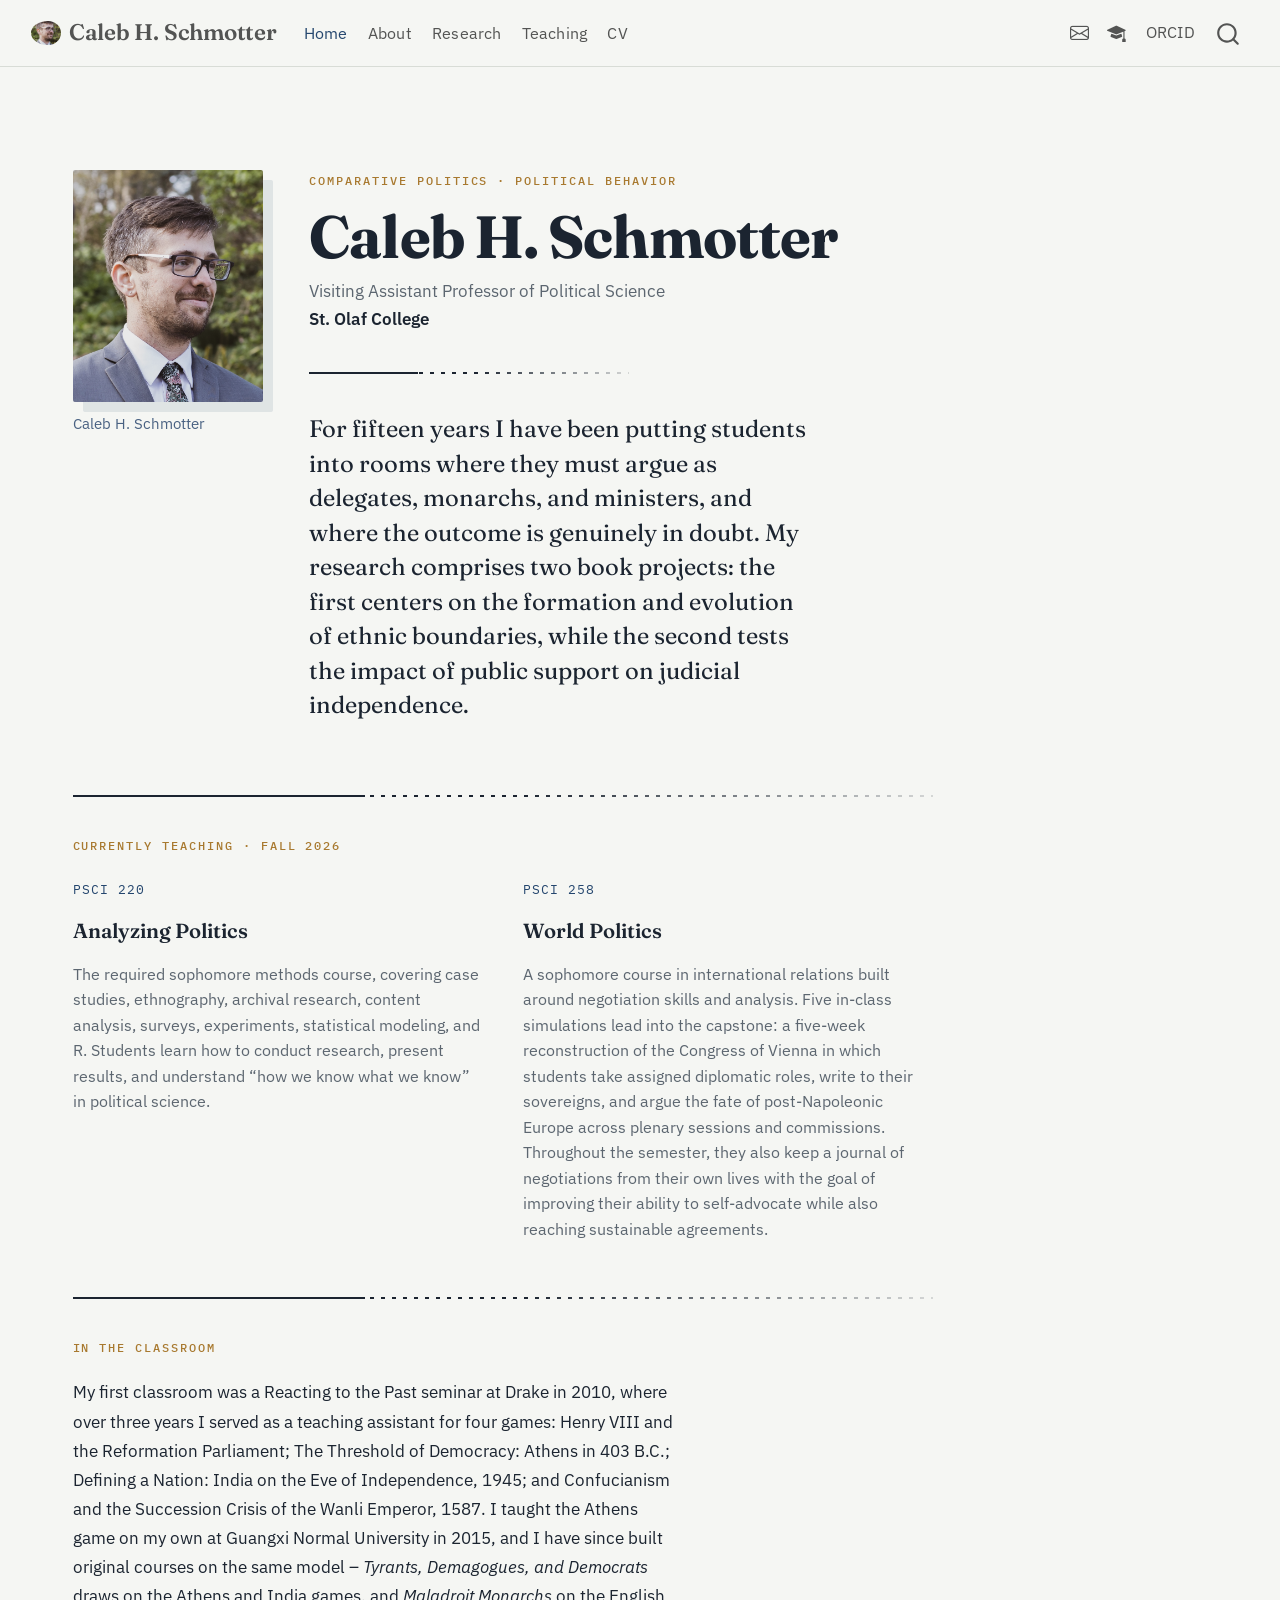
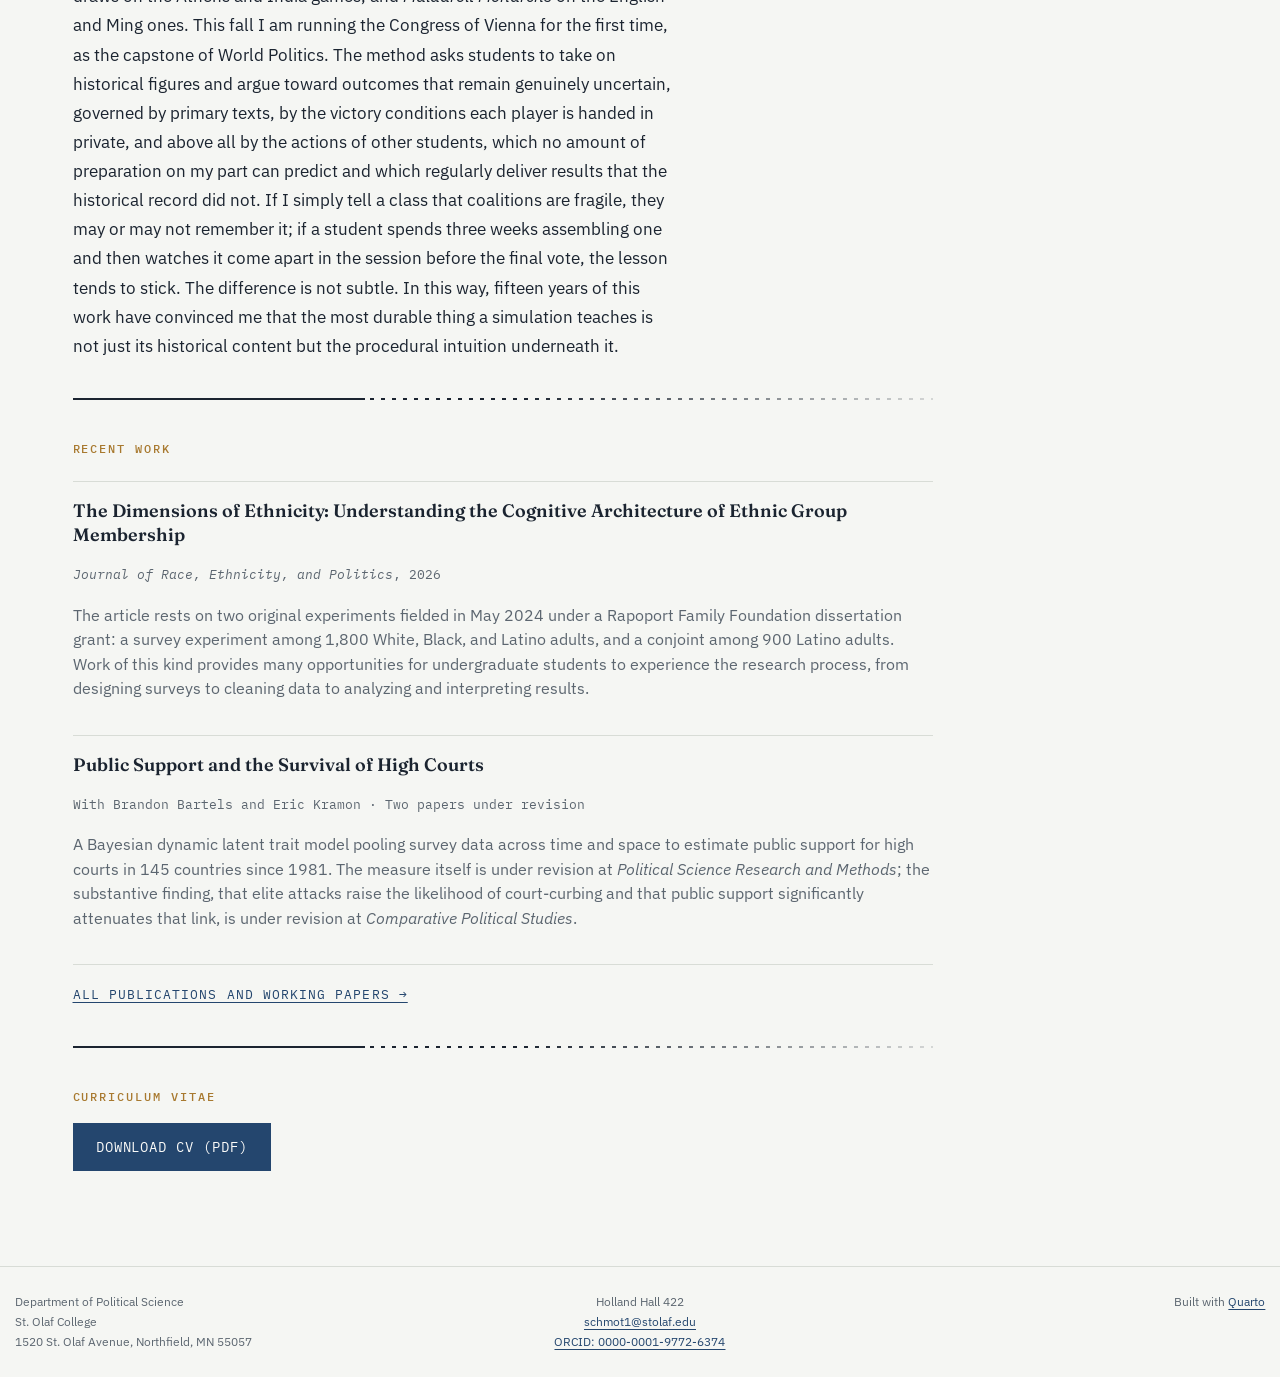
<file: docs/index.html>
<!DOCTYPE html>
<html xmlns="http://www.w3.org/1999/xhtml" lang="en" xml:lang="en"><head>

<meta charset="utf-8">
<meta name="generator" content="quarto-1.9.37">

<meta name="viewport" content="width=device-width, initial-scale=1.0, user-scalable=yes">

<meta name="description" content="Political science teaching built on Reacting to the Past; research on ethnic boundaries and public support for high courts.">

<title>Caleb H. Schmotter</title>
<style>
/* Default styles provided by pandoc.
** See https://pandoc.org/MANUAL.html#variables-for-html for config info.
*/
code{white-space: pre-wrap;}
span.smallcaps{font-variant: small-caps;}
div.columns{display: flex; gap: min(4vw, 1.5em);}
div.column{flex: auto; overflow-x: auto;}
div.hanging-indent{margin-left: 1.5em; text-indent: -1.5em;}
ul.task-list{list-style: none;}
ul.task-list li input[type="checkbox"] {
  width: 0.8em;
  margin: 0 0.8em 0.2em -1em; /* quarto-specific, see https://github.com/quarto-dev/quarto-cli/issues/4556 */ 
  vertical-align: middle;
}
</style>


<script src="site_libs/quarto-nav/quarto-nav.js"></script>
<script src="site_libs/quarto-nav/headroom.min.js"></script>
<script src="site_libs/clipboard/clipboard.min.js"></script>
<script src="site_libs/quarto-search/autocomplete.umd.js"></script>
<script src="site_libs/quarto-search/fuse.min.js"></script>
<script src="site_libs/quarto-search/quarto-search.js"></script>
<meta name="quarto:offset" content="./">
<link href="./images/favicon.png" rel="icon" type="image/png">
<script src="site_libs/quarto-html/quarto.js" type="module"></script>
<script src="site_libs/quarto-html/tabsets/tabsets.js" type="module"></script>
<script src="site_libs/quarto-html/popper.min.js"></script>
<script src="site_libs/quarto-html/tippy.umd.min.js"></script>
<link href="site_libs/quarto-html/tippy.css" rel="stylesheet">
<link href="site_libs/quarto-html/quarto-syntax-highlighting-9a7810820be263c7de34489c1ad1af01.css" rel="stylesheet" id="quarto-text-highlighting-styles">
<script src="site_libs/bootstrap/bootstrap.min.js"></script>
<link href="site_libs/bootstrap/bootstrap-icons.css" rel="stylesheet">
<link href="site_libs/bootstrap/bootstrap-4f45114fc6279e3075e7bcdbce366e82.min.css" rel="stylesheet" append-hash="true" id="quarto-bootstrap" data-mode="light">
<script id="quarto-search-options" type="application/json">{
  "location": "navbar",
  "copy-button": false,
  "collapse-after": 3,
  "panel-placement": "end",
  "type": "overlay",
  "limit": 50,
  "keyboard-shortcut": [
    "f",
    "/",
    "s"
  ],
  "show-item-context": false,
  "language": {
    "search-no-results-text": "No results",
    "search-matching-documents-text": "matching documents",
    "search-copy-link-title": "Copy link to search",
    "search-hide-matches-text": "Hide additional matches",
    "search-more-match-text": "more match in this document",
    "search-more-matches-text": "more matches in this document",
    "search-clear-button-title": "Clear",
    "search-text-placeholder": "",
    "search-detached-cancel-button-title": "Cancel",
    "search-submit-button-title": "Submit",
    "search-label": "Search"
  }
}</script>
<style>html{ scroll-behavior: smooth; }</style>
<link rel="preconnect" href="https://fonts.googleapis.com">
<link rel="preconnect" href="https://fonts.gstatic.com" crossorigin="">
<link href="https://fonts.googleapis.com/css2?family=Fraunces:opsz,wght@9..144,400;9..144,600;9..144,700&amp;family=IBM+Plex+Mono:wght@400;500&amp;family=IBM+Plex+Sans:ital,wght@0,400;0,500;0,600;1,400&amp;display=swap" rel="stylesheet">


</head>

<body class="nav-fixed quarto-light">

<div id="quarto-search-results"></div>
  <header id="quarto-header" class="headroom fixed-top">
    <nav class="navbar navbar-expand-lg " data-bs-theme="dark">
      <div class="navbar-container container-fluid">
      <div class="navbar-brand-container mx-auto">
    <a href="./index.html" class="navbar-brand navbar-brand-logo">
    <img src="./images/headshot.jpg" alt="" class="navbar-logo light-content">
    <img src="./images/headshot.jpg" alt="" class="navbar-logo dark-content">
    </a>
    <a class="navbar-brand" href="./index.html">
    <span class="navbar-title">Caleb H. Schmotter</span>
    </a>
  </div>
            <div id="quarto-search" class="" title="Search"></div>
          <button class="navbar-toggler" type="button" data-bs-toggle="collapse" data-bs-target="#navbarCollapse" aria-controls="navbarCollapse" role="menu" aria-expanded="false" aria-label="Toggle navigation" onclick="if (window.quartoToggleHeadroom) { window.quartoToggleHeadroom(); }">
  <span class="navbar-toggler-icon"></span>
</button>
          <div class="collapse navbar-collapse" id="navbarCollapse">
            <ul class="navbar-nav navbar-nav-scroll me-auto">
  <li class="nav-item">
    <a class="nav-link active" href="./index.html" aria-current="page"> 
<span class="menu-text">Home</span></a>
  </li>  
  <li class="nav-item">
    <a class="nav-link" href="./about.html"> 
<span class="menu-text">About</span></a>
  </li>  
  <li class="nav-item">
    <a class="nav-link" href="./research.html"> 
<span class="menu-text">Research</span></a>
  </li>  
  <li class="nav-item">
    <a class="nav-link" href="./teaching.html"> 
<span class="menu-text">Teaching</span></a>
  </li>  
  <li class="nav-item">
    <a class="nav-link" href="./cv/schmotter-cv.pdf" target="_blank"> 
<span class="menu-text">CV</span></a>
  </li>  
</ul>
            <ul class="navbar-nav navbar-nav-scroll ms-auto">
  <li class="nav-item compact">
    <a class="nav-link" href="mailto:schmot1@stolaf.edu"> <i class="bi bi-envelope" role="img" aria-label="Email">
</i> 
<span class="menu-text"></span></a>
  </li>  
  <li class="nav-item compact">
    <a class="nav-link" href="https://scholar.google.com/"> <i class="bi bi-mortarboard-fill" role="img" aria-label="Google Scholar">
</i> 
<span class="menu-text"></span></a>
  </li>  
  <li class="nav-item">
    <a class="nav-link" href="https://orcid.org/0000-0001-9772-6374"> 
<span class="menu-text">ORCID</span></a>
  </li>  
</ul>
          </div> <!-- /navcollapse -->
            <div class="quarto-navbar-tools">
</div>
      </div> <!-- /container-fluid -->
    </nav>
</header>
<!-- content -->
<div id="quarto-content" class="quarto-container page-columns page-rows-contents page-layout-full page-navbar">
<!-- sidebar -->
<!-- margin-sidebar -->
    
<!-- main -->
<main class="content column-page" id="quarto-document-content"><header id="title-block-header" class="quarto-title-block"></header>




<div class="hero">
<div class="quarto-figure quarto-figure-center">
<figure class="figure">
<p><img src="images/headshot.jpg" class="hero__portrait img-fluid figure-img" alt="Portrait of Caleb H. Schmotter"></p>
<figcaption>Caleb H. Schmotter</figcaption>
</figure>
</div>
<div class="hero__copy">
<p><span class="eyebrow">Comparative Politics · Political Behavior</span></p>
<h1 class="hero__name">
Caleb H. Schmotter
</h1>
<div class="hero__role">
<p>Visiting Assistant Professor of Political Science<br> <strong>St.&nbsp;Olaf College</strong></p>
</div>
<div class="boundary-rule boundary-rule--short">

</div>
<div class="hero__thesis">
<p>For fifteen years I have been putting students into rooms where they must argue as delegates, monarchs, and ministers, and where the outcome is genuinely in doubt. My research comprises two book projects: the first centers on the formation and evolution of ethnic boundaries, while the second tests the impact of public support on judicial independence.</p>
</div>
</div>
</div>
<hr class="boundary-rule">
<p><span class="eyebrow">Currently Teaching · Fall 2026</span></p>
<div class="now">
<div class="now__item">
<p><span class="now__code">PSCI 220</span></p>
<div class="now__title">
<p>Analyzing Politics</p>
</div>
<div class="now__desc">
<p>The required sophomore methods course, covering case studies, ethnography, archival research, content analysis, surveys, experiments, statistical modeling, and R. Students learn how to conduct research, present results, and understand “how we know what we know” in political science.</p>
</div>
</div>
<div class="now__item">
<p><span class="now__code">PSCI 258</span></p>
<div class="now__title">
<p>World Politics</p>
</div>
<div class="now__desc">
<p>A sophomore course in international relations built around negotiation skills and analysis. Five in-class simulations lead into the capstone: a five-week reconstruction of the Congress of Vienna in which students take assigned diplomatic roles, write to their sovereigns, and argue the fate of post-Napoleonic Europe across plenary sessions and commissions. Throughout the semester, they also keep a journal of negotiations from their own lives with the goal of improving their ability to self-advocate while also reaching sustainable agreements.</p>
</div>
</div>
</div>
<hr class="boundary-rule">
<p><span class="eyebrow">In the Classroom</span></p>
<div class="classroom">
<p>My first classroom was a Reacting to the Past seminar at Drake in 2010, where over three years I served as a teaching assistant for four games: Henry VIII and the Reformation Parliament; The Threshold of Democracy: Athens in 403 B.C.; Defining a Nation: India on the Eve of Independence, 1945; and Confucianism and the Succession Crisis of the Wanli Emperor, 1587. I taught the Athens game on my own at Guangxi Normal University in 2015, and I have since built original courses on the same model – <em>Tyrants, Demagogues, and Democrats</em> draws on the Athens and India games, and <em>Maladroit Monarchs</em> on the English and Ming ones. This fall I am running the Congress of Vienna for the first time, as the capstone of World Politics. The method asks students to take on historical figures and argue toward outcomes that remain genuinely uncertain, governed by primary texts, by the victory conditions each player is handed in private, and above all by the actions of other students, which no amount of preparation on my part can predict and which regularly deliver results that the historical record did not. If I simply tell a class that coalitions are fragile, they may or may not remember it; if a student spends three weeks assembling one and then watches it come apart in the session before the final vote, the lesson tends to stick. The difference is not subtle. In this way, fifteen years of this work have convinced me that the most durable thing a simulation teaches is not just its historical content but the procedural intuition underneath it.</p>
</div>
<hr class="boundary-rule">
<p><span class="eyebrow">Recent Work</span></p>
<div class="work">
<div class="work__item">
<div class="work__title">
<p>The Dimensions of Ethnicity: Understanding the Cognitive Architecture of Ethnic Group Membership</p>
</div>
<div class="work__meta">
<p><em>Journal of Race, Ethnicity, and Politics</em>, 2026</p>
</div>
<div class="work__note">
<p>The article rests on two original experiments fielded in May 2024 under a Rapoport Family Foundation dissertation grant: a survey experiment among 1,800 White, Black, and Latino adults, and a conjoint among 900 Latino adults. Work of this kind provides many opportunities for undergraduate students to experience the research process, from designing surveys to cleaning data to analyzing and interpreting results.</p>
</div>
</div>
<div class="work__item">
<div class="work__title">
<p>Public Support and the Survival of High Courts</p>
</div>
<div class="work__meta">
<p>With Brandon Bartels and Eric Kramon · Two papers under revision</p>
</div>
<div class="work__note">
<p>A Bayesian dynamic latent trait model pooling survey data across time and space to estimate public support for high courts in 145 countries since 1981. The measure itself is under revision at <em>Political Science Research and Methods</em>; the substantive finding, that elite attacks raise the likelihood of court-curbing and that public support significantly attenuates that link, is under revision at <em>Comparative Political Studies</em>.</p>
</div>
</div>
</div>
<p><a href="research.html" class="more">All publications and working papers →</a></p>
<hr class="boundary-rule">
<p><span class="eyebrow">Curriculum Vitae</span></p>
<p><a class="dl" href="cv/schmotter-cv.pdf" target="_blank">Download CV (PDF)</a></p>



</main> <!-- /main -->
<script id="quarto-html-after-body" type="application/javascript">
  window.document.addEventListener("DOMContentLoaded", function (event) {
    const isCodeAnnotation = (el) => {
      for (const clz of el.classList) {
        if (clz.startsWith('code-annotation-')) {                     
          return true;
        }
      }
      return false;
    }
    const onCopySuccess = function(e) {
      // button target
      const button = e.trigger;
      // don't keep focus
      button.blur();
      // flash "checked"
      button.classList.add('code-copy-button-checked');
      var currentTitle = button.getAttribute("title");
      button.setAttribute("title", "Copied!");
      let tooltip;
      if (window.bootstrap) {
        button.setAttribute("data-bs-toggle", "tooltip");
        button.setAttribute("data-bs-placement", "left");
        button.setAttribute("data-bs-title", "Copied!");
        tooltip = new bootstrap.Tooltip(button, 
          { trigger: "manual", 
            customClass: "code-copy-button-tooltip",
            offset: [0, -8]});
        tooltip.show();    
      }
      setTimeout(function() {
        if (tooltip) {
          tooltip.hide();
          button.removeAttribute("data-bs-title");
          button.removeAttribute("data-bs-toggle");
          button.removeAttribute("data-bs-placement");
        }
        button.setAttribute("title", currentTitle);
        button.classList.remove('code-copy-button-checked');
      }, 1000);
      // clear code selection
      e.clearSelection();
    }
    const getTextToCopy = function(trigger) {
      const outerScaffold = trigger.parentElement.cloneNode(true);
      const codeEl = outerScaffold.querySelector('code');
      for (const childEl of codeEl.children) {
        if (isCodeAnnotation(childEl)) {
          childEl.remove();
        }
      }
      return codeEl.innerText;
    }
    const clipboard = new window.ClipboardJS('.code-copy-button:not([data-in-quarto-modal])', {
      text: getTextToCopy
    });
    clipboard.on('success', onCopySuccess);
    if (window.document.getElementById('quarto-embedded-source-code-modal')) {
      const clipboardModal = new window.ClipboardJS('.code-copy-button[data-in-quarto-modal]', {
        text: getTextToCopy,
        container: window.document.getElementById('quarto-embedded-source-code-modal')
      });
      clipboardModal.on('success', onCopySuccess);
    }
      var localhostRegex = new RegExp(/^(?:http|https):\/\/localhost\:?[0-9]*\//);
      var mailtoRegex = new RegExp(/^mailto:/);
        var filterRegex = new RegExp("https:\/\/calebschmotter\.com");
      var isInternal = (href) => {
          return filterRegex.test(href) || localhostRegex.test(href) || mailtoRegex.test(href);
      }
      // Inspect non-navigation links and adorn them if external
     var links = window.document.querySelectorAll('a[href]:not(.nav-link):not(.navbar-brand):not(.toc-action):not(.sidebar-link):not(.sidebar-item-toggle):not(.pagination-link):not(.no-external):not([aria-hidden]):not(.dropdown-item):not(.quarto-navigation-tool):not(.about-link)');
      for (var i=0; i<links.length; i++) {
        const link = links[i];
        if (!isInternal(link.href)) {
          // undo the damage that might have been done by quarto-nav.js in the case of
          // links that we want to consider external
          if (link.dataset.originalHref !== undefined) {
            link.href = link.dataset.originalHref;
          }
            // target, if specified
            link.setAttribute("target", "_blank");
            if (link.getAttribute("rel") === null) {
              link.setAttribute("rel", "noopener");
            }
        }
      }
    function tippyHover(el, contentFn, onTriggerFn, onUntriggerFn) {
      const config = {
        allowHTML: true,
        maxWidth: 500,
        delay: 100,
        arrow: false,
        appendTo: function(el) {
            return el.parentElement;
        },
        interactive: true,
        interactiveBorder: 10,
        theme: 'quarto',
        placement: 'bottom-start',
      };
      if (contentFn) {
        config.content = contentFn;
      }
      if (onTriggerFn) {
        config.onTrigger = onTriggerFn;
      }
      if (onUntriggerFn) {
        config.onUntrigger = onUntriggerFn;
      }
      window.tippy(el, config); 
    }
    const noterefs = window.document.querySelectorAll('a[role="doc-noteref"]');
    for (var i=0; i<noterefs.length; i++) {
      const ref = noterefs[i];
      tippyHover(ref, function() {
        // use id or data attribute instead here
        let href = ref.getAttribute('data-footnote-href') || ref.getAttribute('href');
        try { href = new URL(href).hash; } catch {}
        const id = href.replace(/^#\/?/, "");
        const note = window.document.getElementById(id);
        if (note) {
          return note.innerHTML;
        } else {
          return "";
        }
      });
    }
    const xrefs = window.document.querySelectorAll('a.quarto-xref');
    const processXRef = (id, note) => {
      // Strip column container classes
      const stripColumnClz = (el) => {
        el.classList.remove("page-full", "page-columns");
        if (el.children) {
          for (const child of el.children) {
            stripColumnClz(child);
          }
        }
      }
      stripColumnClz(note)
      if (id === null || id.startsWith('sec-')) {
        // Special case sections, only their first couple elements
        const container = document.createElement("div");
        if (note.children && note.children.length > 2) {
          container.appendChild(note.children[0].cloneNode(true));
          for (let i = 1; i < note.children.length; i++) {
            const child = note.children[i];
            if (child.tagName === "P" && child.innerText === "") {
              continue;
            } else {
              container.appendChild(child.cloneNode(true));
              break;
            }
          }
          if (window.Quarto?.typesetMath) {
            window.Quarto.typesetMath(container);
          }
          return container.innerHTML
        } else {
          if (window.Quarto?.typesetMath) {
            window.Quarto.typesetMath(note);
          }
          return note.innerHTML;
        }
      } else {
        // Remove any anchor links if they are present
        const anchorLink = note.querySelector('a.anchorjs-link');
        if (anchorLink) {
          anchorLink.remove();
        }
        if (window.Quarto?.typesetMath) {
          window.Quarto.typesetMath(note);
        }
        if (note.classList.contains("callout")) {
          return note.outerHTML;
        } else {
          return note.innerHTML;
        }
      }
    }
    for (var i=0; i<xrefs.length; i++) {
      const xref = xrefs[i];
      tippyHover(xref, undefined, function(instance) {
        instance.disable();
        let url = xref.getAttribute('href');
        let hash = undefined; 
        if (url.startsWith('#')) {
          hash = url;
        } else {
          try { hash = new URL(url).hash; } catch {}
        }
        if (hash) {
          const id = hash.replace(/^#\/?/, "");
          const note = window.document.getElementById(id);
          if (note !== null) {
            try {
              const html = processXRef(id, note.cloneNode(true));
              instance.setContent(html);
            } finally {
              instance.enable();
              instance.show();
            }
          } else {
            // See if we can fetch this
            fetch(url.split('#')[0])
            .then(res => res.text())
            .then(html => {
              const parser = new DOMParser();
              const htmlDoc = parser.parseFromString(html, "text/html");
              const note = htmlDoc.getElementById(id);
              if (note !== null) {
                const html = processXRef(id, note);
                instance.setContent(html);
              } 
            }).finally(() => {
              instance.enable();
              instance.show();
            });
          }
        } else {
          // See if we can fetch a full url (with no hash to target)
          // This is a special case and we should probably do some content thinning / targeting
          fetch(url)
          .then(res => res.text())
          .then(html => {
            const parser = new DOMParser();
            const htmlDoc = parser.parseFromString(html, "text/html");
            const note = htmlDoc.querySelector('main.content');
            if (note !== null) {
              // This should only happen for chapter cross references
              // (since there is no id in the URL)
              // remove the first header
              if (note.children.length > 0 && note.children[0].tagName === "HEADER") {
                note.children[0].remove();
              }
              const html = processXRef(null, note);
              instance.setContent(html);
            } 
          }).finally(() => {
            instance.enable();
            instance.show();
          });
        }
      }, function(instance) {
      });
    }
        let selectedAnnoteEl;
        const selectorForAnnotation = ( cell, annotation) => {
          let cellAttr = 'data-code-cell="' + cell + '"';
          let lineAttr = 'data-code-annotation="' +  annotation + '"';
          const selector = 'span[' + cellAttr + '][' + lineAttr + ']';
          return selector;
        }
        const selectCodeLines = (annoteEl) => {
          const doc = window.document;
          const targetCell = annoteEl.getAttribute("data-target-cell");
          const targetAnnotation = annoteEl.getAttribute("data-target-annotation");
          const annoteSpan = window.document.querySelector(selectorForAnnotation(targetCell, targetAnnotation));
          const lines = annoteSpan.getAttribute("data-code-lines").split(",");
          const lineIds = lines.map((line) => {
            return targetCell + "-" + line;
          })
          let top = null;
          let height = null;
          let parent = null;
          if (lineIds.length > 0) {
              //compute the position of the single el (top and bottom and make a div)
              const el = window.document.getElementById(lineIds[0]);
              top = el.offsetTop;
              height = el.offsetHeight;
              parent = el.parentElement.parentElement;
            if (lineIds.length > 1) {
              const lastEl = window.document.getElementById(lineIds[lineIds.length - 1]);
              const bottom = lastEl.offsetTop + lastEl.offsetHeight;
              height = bottom - top;
            }
            if (top !== null && height !== null && parent !== null) {
              // cook up a div (if necessary) and position it 
              let div = window.document.getElementById("code-annotation-line-highlight");
              if (div === null) {
                div = window.document.createElement("div");
                div.setAttribute("id", "code-annotation-line-highlight");
                div.style.position = 'absolute';
                parent.appendChild(div);
              }
              div.style.top = top - 2 + "px";
              div.style.height = height + 4 + "px";
              div.style.left = 0;
              let gutterDiv = window.document.getElementById("code-annotation-line-highlight-gutter");
              if (gutterDiv === null) {
                gutterDiv = window.document.createElement("div");
                gutterDiv.setAttribute("id", "code-annotation-line-highlight-gutter");
                gutterDiv.style.position = 'absolute';
                const codeCell = window.document.getElementById(targetCell);
                const gutter = codeCell.querySelector('.code-annotation-gutter');
                gutter.appendChild(gutterDiv);
              }
              gutterDiv.style.top = top - 2 + "px";
              gutterDiv.style.height = height + 4 + "px";
            }
            selectedAnnoteEl = annoteEl;
          }
        };
        const unselectCodeLines = () => {
          const elementsIds = ["code-annotation-line-highlight", "code-annotation-line-highlight-gutter"];
          elementsIds.forEach((elId) => {
            const div = window.document.getElementById(elId);
            if (div) {
              div.remove();
            }
          });
          selectedAnnoteEl = undefined;
        };
          // Handle positioning of the toggle
      window.addEventListener(
        "resize",
        throttle(() => {
          elRect = undefined;
          if (selectedAnnoteEl) {
            selectCodeLines(selectedAnnoteEl);
          }
        }, 10)
      );
      function throttle(fn, ms) {
      let throttle = false;
      let timer;
        return (...args) => {
          if(!throttle) { // first call gets through
              fn.apply(this, args);
              throttle = true;
          } else { // all the others get throttled
              if(timer) clearTimeout(timer); // cancel #2
              timer = setTimeout(() => {
                fn.apply(this, args);
                timer = throttle = false;
              }, ms);
          }
        };
      }
        // Attach click handler to the DT
        const annoteDls = window.document.querySelectorAll('dt[data-target-cell]');
        for (const annoteDlNode of annoteDls) {
          annoteDlNode.addEventListener('click', (event) => {
            const clickedEl = event.target;
            if (clickedEl !== selectedAnnoteEl) {
              unselectCodeLines();
              const activeEl = window.document.querySelector('dt[data-target-cell].code-annotation-active');
              if (activeEl) {
                activeEl.classList.remove('code-annotation-active');
              }
              selectCodeLines(clickedEl);
              clickedEl.classList.add('code-annotation-active');
            } else {
              // Unselect the line
              unselectCodeLines();
              clickedEl.classList.remove('code-annotation-active');
            }
          });
        }
    const findCites = (el) => {
      const parentEl = el.parentElement;
      if (parentEl) {
        const cites = parentEl.dataset.cites;
        if (cites) {
          return {
            el,
            cites: cites.split(' ')
          };
        } else {
          return findCites(el.parentElement)
        }
      } else {
        return undefined;
      }
    };
    var bibliorefs = window.document.querySelectorAll('a[role="doc-biblioref"]');
    for (var i=0; i<bibliorefs.length; i++) {
      const ref = bibliorefs[i];
      const citeInfo = findCites(ref);
      if (citeInfo) {
        tippyHover(citeInfo.el, function() {
          var popup = window.document.createElement('div');
          citeInfo.cites.forEach(function(cite) {
            var citeDiv = window.document.createElement('div');
            citeDiv.classList.add('hanging-indent');
            citeDiv.classList.add('csl-entry');
            var biblioDiv = window.document.getElementById('ref-' + cite);
            if (biblioDiv) {
              citeDiv.innerHTML = biblioDiv.innerHTML;
            }
            popup.appendChild(citeDiv);
          });
          return popup.innerHTML;
        });
      }
    }
  });
  </script>
</div> <!-- /content -->
<footer class="footer">
  <div class="nav-footer">
    <div class="nav-footer-left">
<p>Department of Political Science<br> St.&nbsp;Olaf College<br> 1520 St.&nbsp;Olaf Avenue, Northfield, MN 55057</p>
</div>   
    <div class="nav-footer-center">
<p>Holland Hall 422<br> <a href="mailto:schmot1@stolaf.edu">schmot1@stolaf.edu</a><br> <a href="https://orcid.org/0000-0001-9772-6374">ORCID: 0000-0001-9772-6374</a></p>
</div>
    <div class="nav-footer-right">
<p>Built with <a href="https://quarto.org">Quarto</a></p>
</div>
  </div>
</footer>




<script src="site_libs/quarto-html/zenscroll-min.js"></script>
</body></html>
</file>
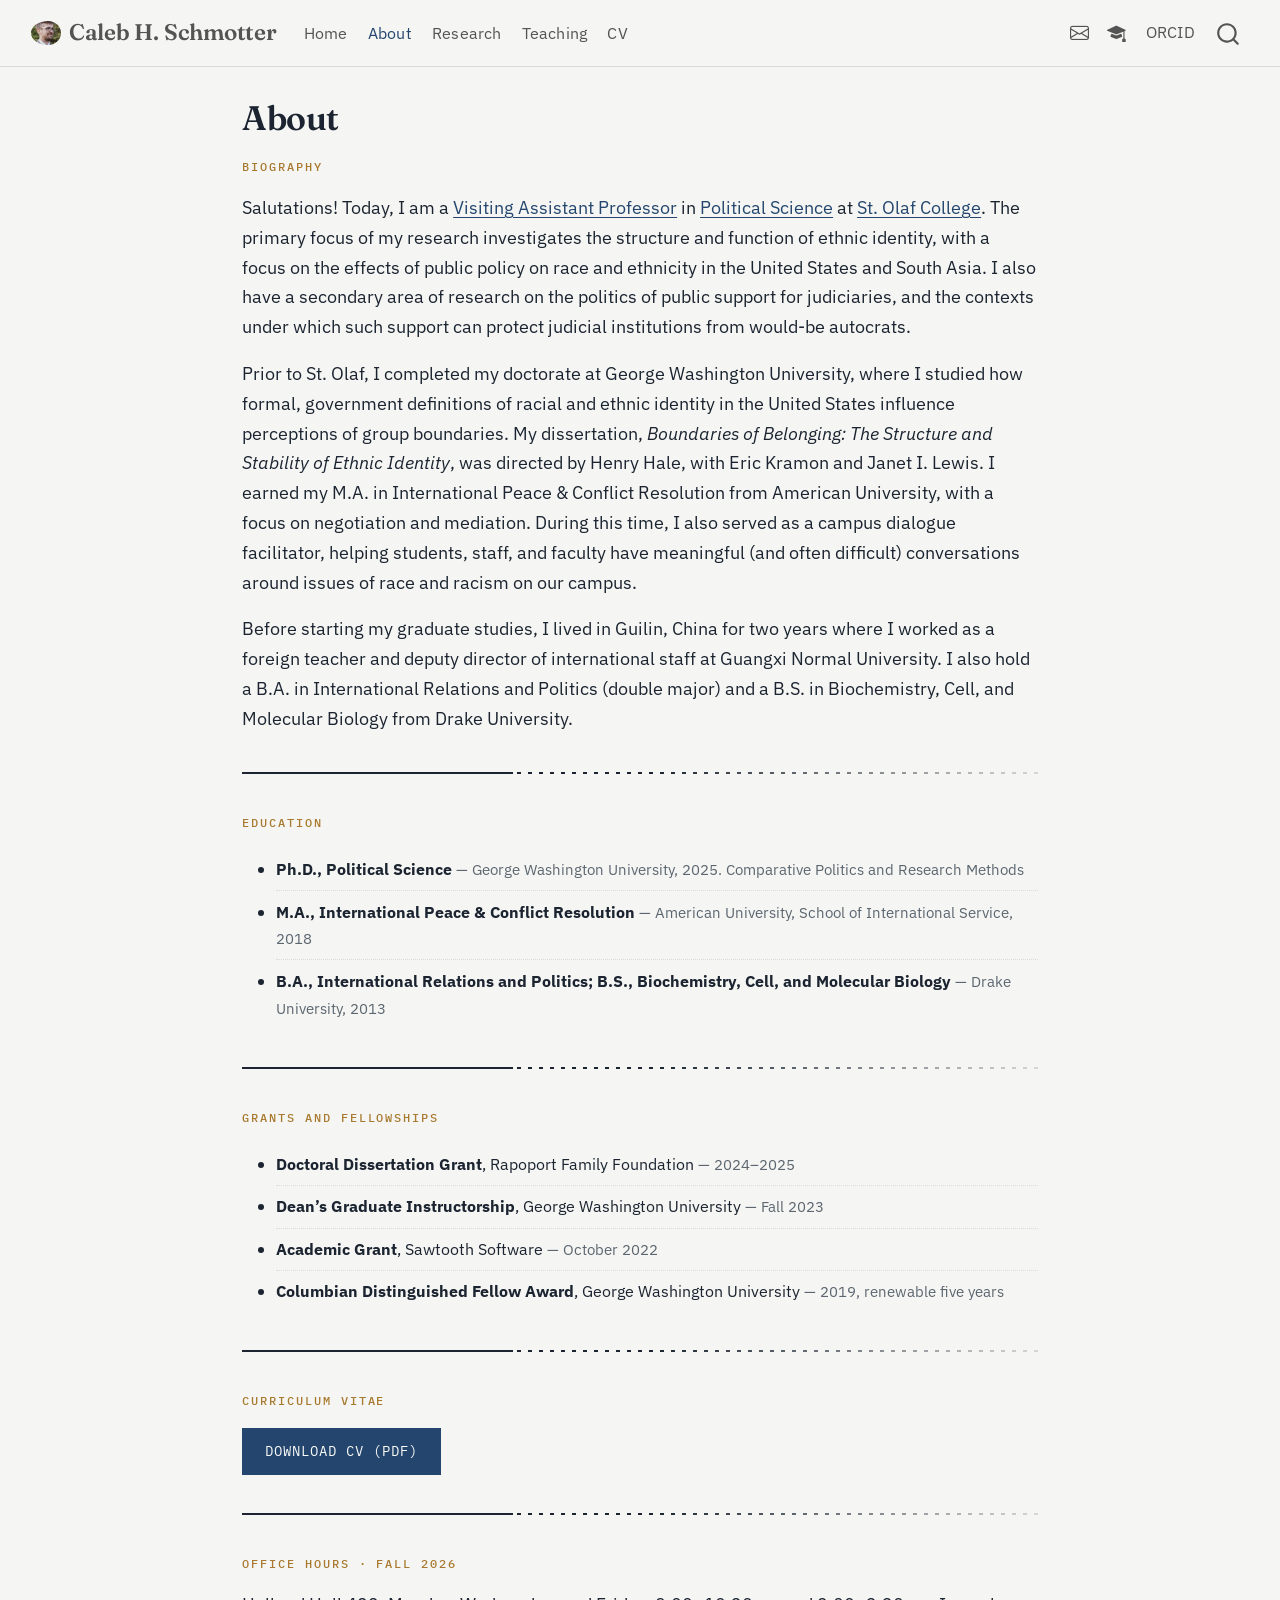
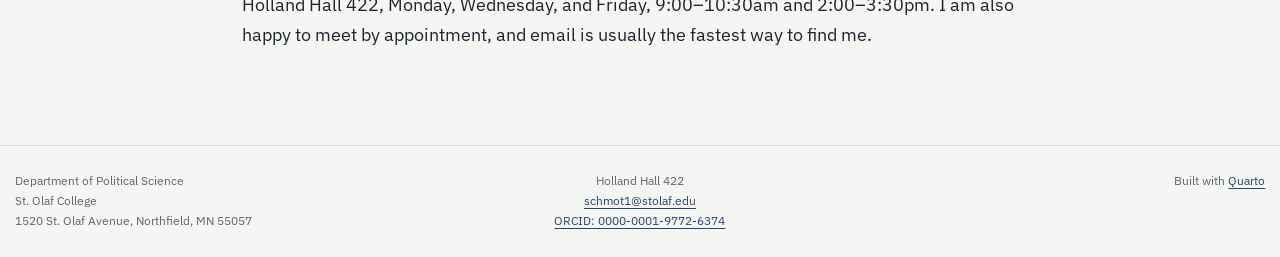
<file: docs/about.html>
<!DOCTYPE html>
<html xmlns="http://www.w3.org/1999/xhtml" lang="en" xml:lang="en"><head>

<meta charset="utf-8">
<meta name="generator" content="quarto-1.9.37">

<meta name="viewport" content="width=device-width, initial-scale=1.0, user-scalable=yes">


<title>About | Caleb H. Schmotter – Caleb H. Schmotter</title>
<style>
/* Default styles provided by pandoc.
** See https://pandoc.org/MANUAL.html#variables-for-html for config info.
*/
code{white-space: pre-wrap;}
span.smallcaps{font-variant: small-caps;}
div.columns{display: flex; gap: min(4vw, 1.5em);}
div.column{flex: auto; overflow-x: auto;}
div.hanging-indent{margin-left: 1.5em; text-indent: -1.5em;}
ul.task-list{list-style: none;}
ul.task-list li input[type="checkbox"] {
  width: 0.8em;
  margin: 0 0.8em 0.2em -1em; /* quarto-specific, see https://github.com/quarto-dev/quarto-cli/issues/4556 */ 
  vertical-align: middle;
}
</style>


<script src="site_libs/quarto-nav/quarto-nav.js"></script>
<script src="site_libs/quarto-nav/headroom.min.js"></script>
<script src="site_libs/clipboard/clipboard.min.js"></script>
<script src="site_libs/quarto-search/autocomplete.umd.js"></script>
<script src="site_libs/quarto-search/fuse.min.js"></script>
<script src="site_libs/quarto-search/quarto-search.js"></script>
<meta name="quarto:offset" content="./">
<link href="./images/favicon.png" rel="icon" type="image/png">
<script src="site_libs/quarto-html/quarto.js" type="module"></script>
<script src="site_libs/quarto-html/tabsets/tabsets.js" type="module"></script>
<script src="site_libs/quarto-html/popper.min.js"></script>
<script src="site_libs/quarto-html/tippy.umd.min.js"></script>
<link href="site_libs/quarto-html/tippy.css" rel="stylesheet">
<link href="site_libs/quarto-html/quarto-syntax-highlighting-9a7810820be263c7de34489c1ad1af01.css" rel="stylesheet" id="quarto-text-highlighting-styles">
<script src="site_libs/bootstrap/bootstrap.min.js"></script>
<link href="site_libs/bootstrap/bootstrap-icons.css" rel="stylesheet">
<link href="site_libs/bootstrap/bootstrap-4f45114fc6279e3075e7bcdbce366e82.min.css" rel="stylesheet" append-hash="true" id="quarto-bootstrap" data-mode="light">
<script id="quarto-search-options" type="application/json">{
  "location": "navbar",
  "copy-button": false,
  "collapse-after": 3,
  "panel-placement": "end",
  "type": "overlay",
  "limit": 50,
  "keyboard-shortcut": [
    "f",
    "/",
    "s"
  ],
  "show-item-context": false,
  "language": {
    "search-no-results-text": "No results",
    "search-matching-documents-text": "matching documents",
    "search-copy-link-title": "Copy link to search",
    "search-hide-matches-text": "Hide additional matches",
    "search-more-match-text": "more match in this document",
    "search-more-matches-text": "more matches in this document",
    "search-clear-button-title": "Clear",
    "search-text-placeholder": "",
    "search-detached-cancel-button-title": "Cancel",
    "search-submit-button-title": "Submit",
    "search-label": "Search"
  }
}</script>
<style>html{ scroll-behavior: smooth; }</style>
<link rel="preconnect" href="https://fonts.googleapis.com">
<link rel="preconnect" href="https://fonts.gstatic.com" crossorigin="">
<link href="https://fonts.googleapis.com/css2?family=Fraunces:opsz,wght@9..144,400;9..144,600;9..144,700&amp;family=IBM+Plex+Mono:wght@400;500&amp;family=IBM+Plex+Sans:ital,wght@0,400;0,500;0,600;1,400&amp;display=swap" rel="stylesheet">


</head>

<body class="nav-fixed fullcontent quarto-light">

<div id="quarto-search-results"></div>
  <header id="quarto-header" class="headroom fixed-top">
    <nav class="navbar navbar-expand-lg " data-bs-theme="dark">
      <div class="navbar-container container-fluid">
      <div class="navbar-brand-container mx-auto">
    <a href="./index.html" class="navbar-brand navbar-brand-logo">
    <img src="./images/headshot.jpg" alt="" class="navbar-logo light-content">
    <img src="./images/headshot.jpg" alt="" class="navbar-logo dark-content">
    </a>
    <a class="navbar-brand" href="./index.html">
    <span class="navbar-title">Caleb H. Schmotter</span>
    </a>
  </div>
            <div id="quarto-search" class="" title="Search"></div>
          <button class="navbar-toggler" type="button" data-bs-toggle="collapse" data-bs-target="#navbarCollapse" aria-controls="navbarCollapse" role="menu" aria-expanded="false" aria-label="Toggle navigation" onclick="if (window.quartoToggleHeadroom) { window.quartoToggleHeadroom(); }">
  <span class="navbar-toggler-icon"></span>
</button>
          <div class="collapse navbar-collapse" id="navbarCollapse">
            <ul class="navbar-nav navbar-nav-scroll me-auto">
  <li class="nav-item">
    <a class="nav-link" href="./index.html"> 
<span class="menu-text">Home</span></a>
  </li>  
  <li class="nav-item">
    <a class="nav-link active" href="./about.html" aria-current="page"> 
<span class="menu-text">About</span></a>
  </li>  
  <li class="nav-item">
    <a class="nav-link" href="./research.html"> 
<span class="menu-text">Research</span></a>
  </li>  
  <li class="nav-item">
    <a class="nav-link" href="./teaching.html"> 
<span class="menu-text">Teaching</span></a>
  </li>  
  <li class="nav-item">
    <a class="nav-link" href="./cv/schmotter-cv.pdf" target="_blank"> 
<span class="menu-text">CV</span></a>
  </li>  
</ul>
            <ul class="navbar-nav navbar-nav-scroll ms-auto">
  <li class="nav-item compact">
    <a class="nav-link" href="mailto:schmot1@stolaf.edu"> <i class="bi bi-envelope" role="img" aria-label="Email">
</i> 
<span class="menu-text"></span></a>
  </li>  
  <li class="nav-item compact">
    <a class="nav-link" href="https://scholar.google.com/"> <i class="bi bi-mortarboard-fill" role="img" aria-label="Google Scholar">
</i> 
<span class="menu-text"></span></a>
  </li>  
  <li class="nav-item">
    <a class="nav-link" href="https://orcid.org/0000-0001-9772-6374"> 
<span class="menu-text">ORCID</span></a>
  </li>  
</ul>
          </div> <!-- /navcollapse -->
            <div class="quarto-navbar-tools">
</div>
      </div> <!-- /container-fluid -->
    </nav>
</header>
<!-- content -->
<div id="quarto-content" class="quarto-container page-columns page-rows-contents page-layout-article page-navbar">
<!-- sidebar -->
<!-- margin-sidebar -->
    
<!-- main -->
<main class="content" id="quarto-document-content">

<header id="title-block-header" class="quarto-title-block default">
<div class="quarto-title">
<h1 class="title">About</h1>
</div>



<div class="quarto-title-meta">

    
  
    
  </div>
  


</header>


<p><span class="eyebrow">Biography</span></p>
<p>Salutations! Today, I am a <a href="https://www.stolaf.edu/profile/schmot1">Visiting Assistant Professor</a> in <a href="https://wp.stolaf.edu/poli-sci/">Political Science</a> at <a href="https://wp.stolaf.edu/">St.&nbsp;Olaf College</a>. The primary focus of my research investigates the structure and function of ethnic identity, with a focus on the effects of public policy on race and ethnicity in the United States and South Asia. I also have a secondary area of research on the politics of public support for judiciaries, and the contexts under which such support can protect judicial institutions from would-be autocrats.</p>
<p>Prior to St.&nbsp;Olaf, I completed my doctorate at George Washington University, where I studied how formal, government definitions of racial and ethnic identity in the United States influence perceptions of group boundaries. My dissertation, <em>Boundaries of Belonging: The Structure and Stability of Ethnic Identity</em>, was directed by Henry Hale, with Eric Kramon and Janet I. Lewis. I earned my M.A.&nbsp;in International Peace &amp; Conflict Resolution from American University, with a focus on negotiation and mediation. During this time, I also served as a campus dialogue facilitator, helping students, staff, and faculty have meaningful (and often difficult) conversations around issues of race and racism on our campus.</p>
<p>Before starting my graduate studies, I lived in Guilin, China for two years where I worked as a foreign teacher and deputy director of international staff at Guangxi Normal University. I also hold a B.A. in International Relations and Politics (double major) and a B.S. in Biochemistry, Cell, and Molecular Biology from Drake University.</p>
<hr class="boundary-rule">
<p><span class="eyebrow">Education</span></p>
<div class="course-list">
<ul>
<li><strong>Ph.D., Political Science</strong> <span class="terms">— George Washington University, 2025. Comparative Politics and Research Methods</span></li>
<li><strong>M.A., International Peace &amp; Conflict Resolution</strong> <span class="terms">— American University, School of International Service, 2018</span></li>
<li><strong>B.A., International Relations and Politics; B.S., Biochemistry, Cell, and Molecular Biology</strong> <span class="terms">— Drake University, 2013</span></li>
</ul>
</div>
<hr class="boundary-rule">
<p><span class="eyebrow">Grants and Fellowships</span></p>
<div class="course-list">
<ul>
<li><strong>Doctoral Dissertation Grant</strong>, Rapoport Family Foundation <span class="terms">— 2024–2025</span></li>
<li><strong>Dean’s Graduate Instructorship</strong>, George Washington University <span class="terms">— Fall 2023</span></li>
<li><strong>Academic Grant</strong>, Sawtooth Software <span class="terms">— October 2022</span></li>
<li><strong>Columbian Distinguished Fellow Award</strong>, George Washington University <span class="terms">— 2019, renewable five years</span></li>
</ul>
</div>
<hr class="boundary-rule">
<p><span class="eyebrow">Curriculum Vitae</span></p>
<p><a class="dl" href="cv/schmotter-cv.pdf" target="_blank">Download CV (PDF)</a></p>
<hr class="boundary-rule">
<p><span class="eyebrow">Office Hours · Fall 2026</span></p>
<p>Holland Hall 422, Monday, Wednesday, and Friday, 9:00–10:30am and 2:00–3:30pm. I am also happy to meet by appointment, and email is usually the fastest way to find me.</p>



</main> <!-- /main -->
<script id="quarto-html-after-body" type="application/javascript">
  window.document.addEventListener("DOMContentLoaded", function (event) {
    const isCodeAnnotation = (el) => {
      for (const clz of el.classList) {
        if (clz.startsWith('code-annotation-')) {                     
          return true;
        }
      }
      return false;
    }
    const onCopySuccess = function(e) {
      // button target
      const button = e.trigger;
      // don't keep focus
      button.blur();
      // flash "checked"
      button.classList.add('code-copy-button-checked');
      var currentTitle = button.getAttribute("title");
      button.setAttribute("title", "Copied!");
      let tooltip;
      if (window.bootstrap) {
        button.setAttribute("data-bs-toggle", "tooltip");
        button.setAttribute("data-bs-placement", "left");
        button.setAttribute("data-bs-title", "Copied!");
        tooltip = new bootstrap.Tooltip(button, 
          { trigger: "manual", 
            customClass: "code-copy-button-tooltip",
            offset: [0, -8]});
        tooltip.show();    
      }
      setTimeout(function() {
        if (tooltip) {
          tooltip.hide();
          button.removeAttribute("data-bs-title");
          button.removeAttribute("data-bs-toggle");
          button.removeAttribute("data-bs-placement");
        }
        button.setAttribute("title", currentTitle);
        button.classList.remove('code-copy-button-checked');
      }, 1000);
      // clear code selection
      e.clearSelection();
    }
    const getTextToCopy = function(trigger) {
      const outerScaffold = trigger.parentElement.cloneNode(true);
      const codeEl = outerScaffold.querySelector('code');
      for (const childEl of codeEl.children) {
        if (isCodeAnnotation(childEl)) {
          childEl.remove();
        }
      }
      return codeEl.innerText;
    }
    const clipboard = new window.ClipboardJS('.code-copy-button:not([data-in-quarto-modal])', {
      text: getTextToCopy
    });
    clipboard.on('success', onCopySuccess);
    if (window.document.getElementById('quarto-embedded-source-code-modal')) {
      const clipboardModal = new window.ClipboardJS('.code-copy-button[data-in-quarto-modal]', {
        text: getTextToCopy,
        container: window.document.getElementById('quarto-embedded-source-code-modal')
      });
      clipboardModal.on('success', onCopySuccess);
    }
      var localhostRegex = new RegExp(/^(?:http|https):\/\/localhost\:?[0-9]*\//);
      var mailtoRegex = new RegExp(/^mailto:/);
        var filterRegex = new RegExp("https:\/\/calebschmotter\.com");
      var isInternal = (href) => {
          return filterRegex.test(href) || localhostRegex.test(href) || mailtoRegex.test(href);
      }
      // Inspect non-navigation links and adorn them if external
     var links = window.document.querySelectorAll('a[href]:not(.nav-link):not(.navbar-brand):not(.toc-action):not(.sidebar-link):not(.sidebar-item-toggle):not(.pagination-link):not(.no-external):not([aria-hidden]):not(.dropdown-item):not(.quarto-navigation-tool):not(.about-link)');
      for (var i=0; i<links.length; i++) {
        const link = links[i];
        if (!isInternal(link.href)) {
          // undo the damage that might have been done by quarto-nav.js in the case of
          // links that we want to consider external
          if (link.dataset.originalHref !== undefined) {
            link.href = link.dataset.originalHref;
          }
            // target, if specified
            link.setAttribute("target", "_blank");
            if (link.getAttribute("rel") === null) {
              link.setAttribute("rel", "noopener");
            }
        }
      }
    function tippyHover(el, contentFn, onTriggerFn, onUntriggerFn) {
      const config = {
        allowHTML: true,
        maxWidth: 500,
        delay: 100,
        arrow: false,
        appendTo: function(el) {
            return el.parentElement;
        },
        interactive: true,
        interactiveBorder: 10,
        theme: 'quarto',
        placement: 'bottom-start',
      };
      if (contentFn) {
        config.content = contentFn;
      }
      if (onTriggerFn) {
        config.onTrigger = onTriggerFn;
      }
      if (onUntriggerFn) {
        config.onUntrigger = onUntriggerFn;
      }
      window.tippy(el, config); 
    }
    const noterefs = window.document.querySelectorAll('a[role="doc-noteref"]');
    for (var i=0; i<noterefs.length; i++) {
      const ref = noterefs[i];
      tippyHover(ref, function() {
        // use id or data attribute instead here
        let href = ref.getAttribute('data-footnote-href') || ref.getAttribute('href');
        try { href = new URL(href).hash; } catch {}
        const id = href.replace(/^#\/?/, "");
        const note = window.document.getElementById(id);
        if (note) {
          return note.innerHTML;
        } else {
          return "";
        }
      });
    }
    const xrefs = window.document.querySelectorAll('a.quarto-xref');
    const processXRef = (id, note) => {
      // Strip column container classes
      const stripColumnClz = (el) => {
        el.classList.remove("page-full", "page-columns");
        if (el.children) {
          for (const child of el.children) {
            stripColumnClz(child);
          }
        }
      }
      stripColumnClz(note)
      if (id === null || id.startsWith('sec-')) {
        // Special case sections, only their first couple elements
        const container = document.createElement("div");
        if (note.children && note.children.length > 2) {
          container.appendChild(note.children[0].cloneNode(true));
          for (let i = 1; i < note.children.length; i++) {
            const child = note.children[i];
            if (child.tagName === "P" && child.innerText === "") {
              continue;
            } else {
              container.appendChild(child.cloneNode(true));
              break;
            }
          }
          if (window.Quarto?.typesetMath) {
            window.Quarto.typesetMath(container);
          }
          return container.innerHTML
        } else {
          if (window.Quarto?.typesetMath) {
            window.Quarto.typesetMath(note);
          }
          return note.innerHTML;
        }
      } else {
        // Remove any anchor links if they are present
        const anchorLink = note.querySelector('a.anchorjs-link');
        if (anchorLink) {
          anchorLink.remove();
        }
        if (window.Quarto?.typesetMath) {
          window.Quarto.typesetMath(note);
        }
        if (note.classList.contains("callout")) {
          return note.outerHTML;
        } else {
          return note.innerHTML;
        }
      }
    }
    for (var i=0; i<xrefs.length; i++) {
      const xref = xrefs[i];
      tippyHover(xref, undefined, function(instance) {
        instance.disable();
        let url = xref.getAttribute('href');
        let hash = undefined; 
        if (url.startsWith('#')) {
          hash = url;
        } else {
          try { hash = new URL(url).hash; } catch {}
        }
        if (hash) {
          const id = hash.replace(/^#\/?/, "");
          const note = window.document.getElementById(id);
          if (note !== null) {
            try {
              const html = processXRef(id, note.cloneNode(true));
              instance.setContent(html);
            } finally {
              instance.enable();
              instance.show();
            }
          } else {
            // See if we can fetch this
            fetch(url.split('#')[0])
            .then(res => res.text())
            .then(html => {
              const parser = new DOMParser();
              const htmlDoc = parser.parseFromString(html, "text/html");
              const note = htmlDoc.getElementById(id);
              if (note !== null) {
                const html = processXRef(id, note);
                instance.setContent(html);
              } 
            }).finally(() => {
              instance.enable();
              instance.show();
            });
          }
        } else {
          // See if we can fetch a full url (with no hash to target)
          // This is a special case and we should probably do some content thinning / targeting
          fetch(url)
          .then(res => res.text())
          .then(html => {
            const parser = new DOMParser();
            const htmlDoc = parser.parseFromString(html, "text/html");
            const note = htmlDoc.querySelector('main.content');
            if (note !== null) {
              // This should only happen for chapter cross references
              // (since there is no id in the URL)
              // remove the first header
              if (note.children.length > 0 && note.children[0].tagName === "HEADER") {
                note.children[0].remove();
              }
              const html = processXRef(null, note);
              instance.setContent(html);
            } 
          }).finally(() => {
            instance.enable();
            instance.show();
          });
        }
      }, function(instance) {
      });
    }
        let selectedAnnoteEl;
        const selectorForAnnotation = ( cell, annotation) => {
          let cellAttr = 'data-code-cell="' + cell + '"';
          let lineAttr = 'data-code-annotation="' +  annotation + '"';
          const selector = 'span[' + cellAttr + '][' + lineAttr + ']';
          return selector;
        }
        const selectCodeLines = (annoteEl) => {
          const doc = window.document;
          const targetCell = annoteEl.getAttribute("data-target-cell");
          const targetAnnotation = annoteEl.getAttribute("data-target-annotation");
          const annoteSpan = window.document.querySelector(selectorForAnnotation(targetCell, targetAnnotation));
          const lines = annoteSpan.getAttribute("data-code-lines").split(",");
          const lineIds = lines.map((line) => {
            return targetCell + "-" + line;
          })
          let top = null;
          let height = null;
          let parent = null;
          if (lineIds.length > 0) {
              //compute the position of the single el (top and bottom and make a div)
              const el = window.document.getElementById(lineIds[0]);
              top = el.offsetTop;
              height = el.offsetHeight;
              parent = el.parentElement.parentElement;
            if (lineIds.length > 1) {
              const lastEl = window.document.getElementById(lineIds[lineIds.length - 1]);
              const bottom = lastEl.offsetTop + lastEl.offsetHeight;
              height = bottom - top;
            }
            if (top !== null && height !== null && parent !== null) {
              // cook up a div (if necessary) and position it 
              let div = window.document.getElementById("code-annotation-line-highlight");
              if (div === null) {
                div = window.document.createElement("div");
                div.setAttribute("id", "code-annotation-line-highlight");
                div.style.position = 'absolute';
                parent.appendChild(div);
              }
              div.style.top = top - 2 + "px";
              div.style.height = height + 4 + "px";
              div.style.left = 0;
              let gutterDiv = window.document.getElementById("code-annotation-line-highlight-gutter");
              if (gutterDiv === null) {
                gutterDiv = window.document.createElement("div");
                gutterDiv.setAttribute("id", "code-annotation-line-highlight-gutter");
                gutterDiv.style.position = 'absolute';
                const codeCell = window.document.getElementById(targetCell);
                const gutter = codeCell.querySelector('.code-annotation-gutter');
                gutter.appendChild(gutterDiv);
              }
              gutterDiv.style.top = top - 2 + "px";
              gutterDiv.style.height = height + 4 + "px";
            }
            selectedAnnoteEl = annoteEl;
          }
        };
        const unselectCodeLines = () => {
          const elementsIds = ["code-annotation-line-highlight", "code-annotation-line-highlight-gutter"];
          elementsIds.forEach((elId) => {
            const div = window.document.getElementById(elId);
            if (div) {
              div.remove();
            }
          });
          selectedAnnoteEl = undefined;
        };
          // Handle positioning of the toggle
      window.addEventListener(
        "resize",
        throttle(() => {
          elRect = undefined;
          if (selectedAnnoteEl) {
            selectCodeLines(selectedAnnoteEl);
          }
        }, 10)
      );
      function throttle(fn, ms) {
      let throttle = false;
      let timer;
        return (...args) => {
          if(!throttle) { // first call gets through
              fn.apply(this, args);
              throttle = true;
          } else { // all the others get throttled
              if(timer) clearTimeout(timer); // cancel #2
              timer = setTimeout(() => {
                fn.apply(this, args);
                timer = throttle = false;
              }, ms);
          }
        };
      }
        // Attach click handler to the DT
        const annoteDls = window.document.querySelectorAll('dt[data-target-cell]');
        for (const annoteDlNode of annoteDls) {
          annoteDlNode.addEventListener('click', (event) => {
            const clickedEl = event.target;
            if (clickedEl !== selectedAnnoteEl) {
              unselectCodeLines();
              const activeEl = window.document.querySelector('dt[data-target-cell].code-annotation-active');
              if (activeEl) {
                activeEl.classList.remove('code-annotation-active');
              }
              selectCodeLines(clickedEl);
              clickedEl.classList.add('code-annotation-active');
            } else {
              // Unselect the line
              unselectCodeLines();
              clickedEl.classList.remove('code-annotation-active');
            }
          });
        }
    const findCites = (el) => {
      const parentEl = el.parentElement;
      if (parentEl) {
        const cites = parentEl.dataset.cites;
        if (cites) {
          return {
            el,
            cites: cites.split(' ')
          };
        } else {
          return findCites(el.parentElement)
        }
      } else {
        return undefined;
      }
    };
    var bibliorefs = window.document.querySelectorAll('a[role="doc-biblioref"]');
    for (var i=0; i<bibliorefs.length; i++) {
      const ref = bibliorefs[i];
      const citeInfo = findCites(ref);
      if (citeInfo) {
        tippyHover(citeInfo.el, function() {
          var popup = window.document.createElement('div');
          citeInfo.cites.forEach(function(cite) {
            var citeDiv = window.document.createElement('div');
            citeDiv.classList.add('hanging-indent');
            citeDiv.classList.add('csl-entry');
            var biblioDiv = window.document.getElementById('ref-' + cite);
            if (biblioDiv) {
              citeDiv.innerHTML = biblioDiv.innerHTML;
            }
            popup.appendChild(citeDiv);
          });
          return popup.innerHTML;
        });
      }
    }
  });
  </script>
</div> <!-- /content -->
<footer class="footer">
  <div class="nav-footer">
    <div class="nav-footer-left">
<p>Department of Political Science<br> St.&nbsp;Olaf College<br> 1520 St.&nbsp;Olaf Avenue, Northfield, MN 55057</p>
</div>   
    <div class="nav-footer-center">
<p>Holland Hall 422<br> <a href="mailto:schmot1@stolaf.edu">schmot1@stolaf.edu</a><br> <a href="https://orcid.org/0000-0001-9772-6374">ORCID: 0000-0001-9772-6374</a></p>
</div>
    <div class="nav-footer-right">
<p>Built with <a href="https://quarto.org">Quarto</a></p>
</div>
  </div>
</footer>




<script src="site_libs/quarto-html/zenscroll-min.js"></script>
</body></html>
</file>
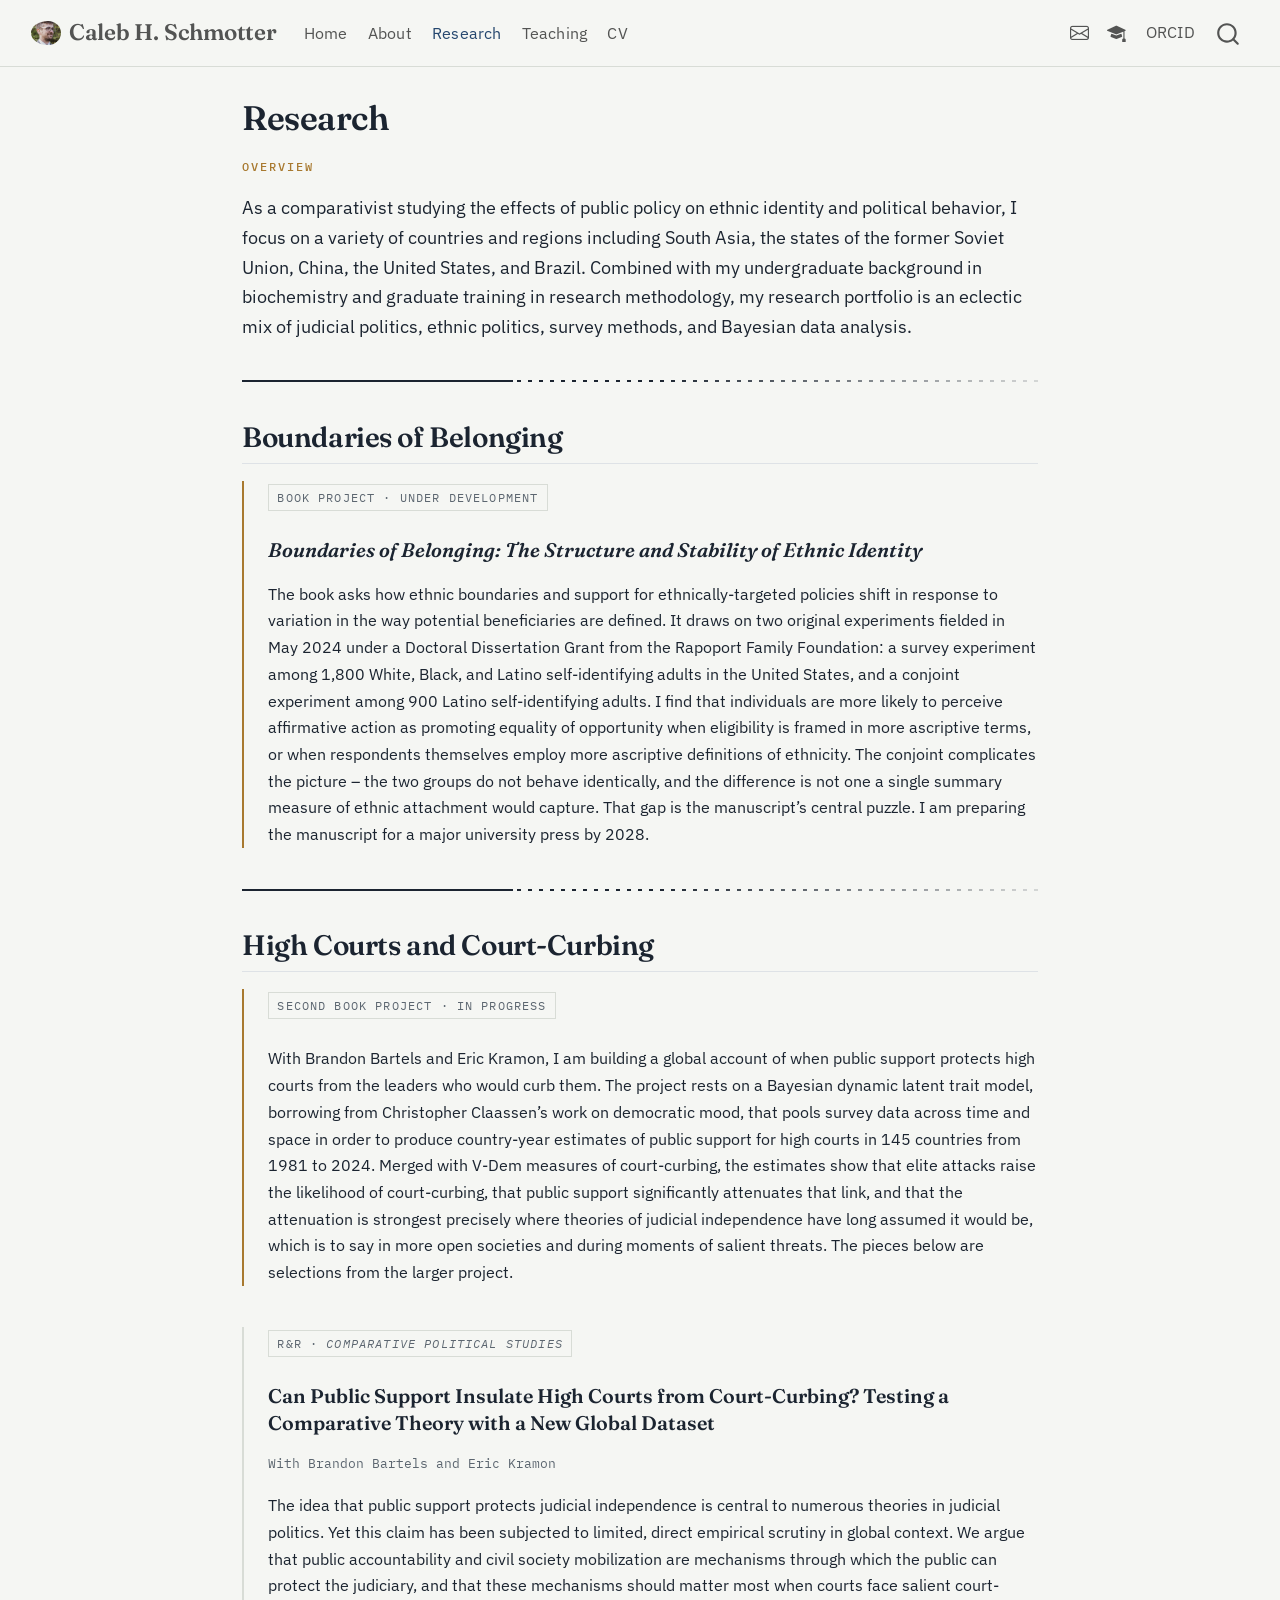
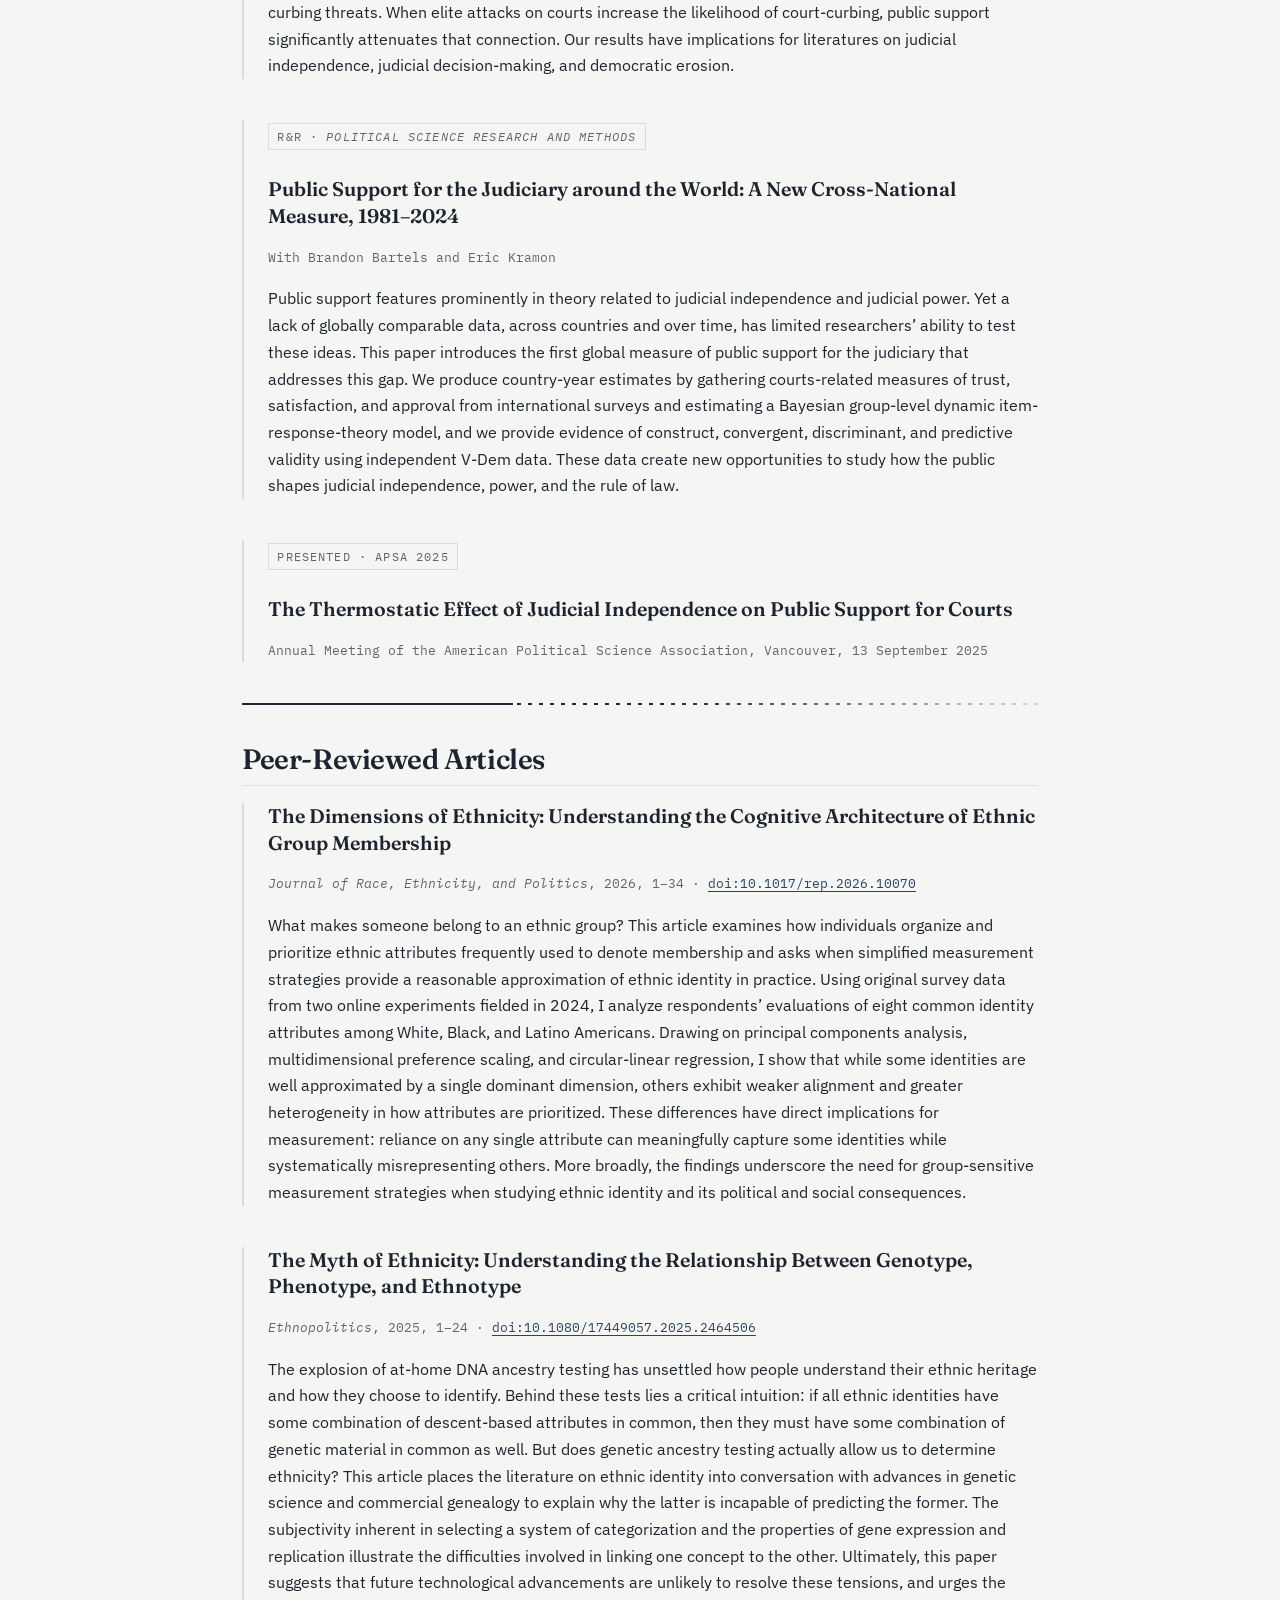
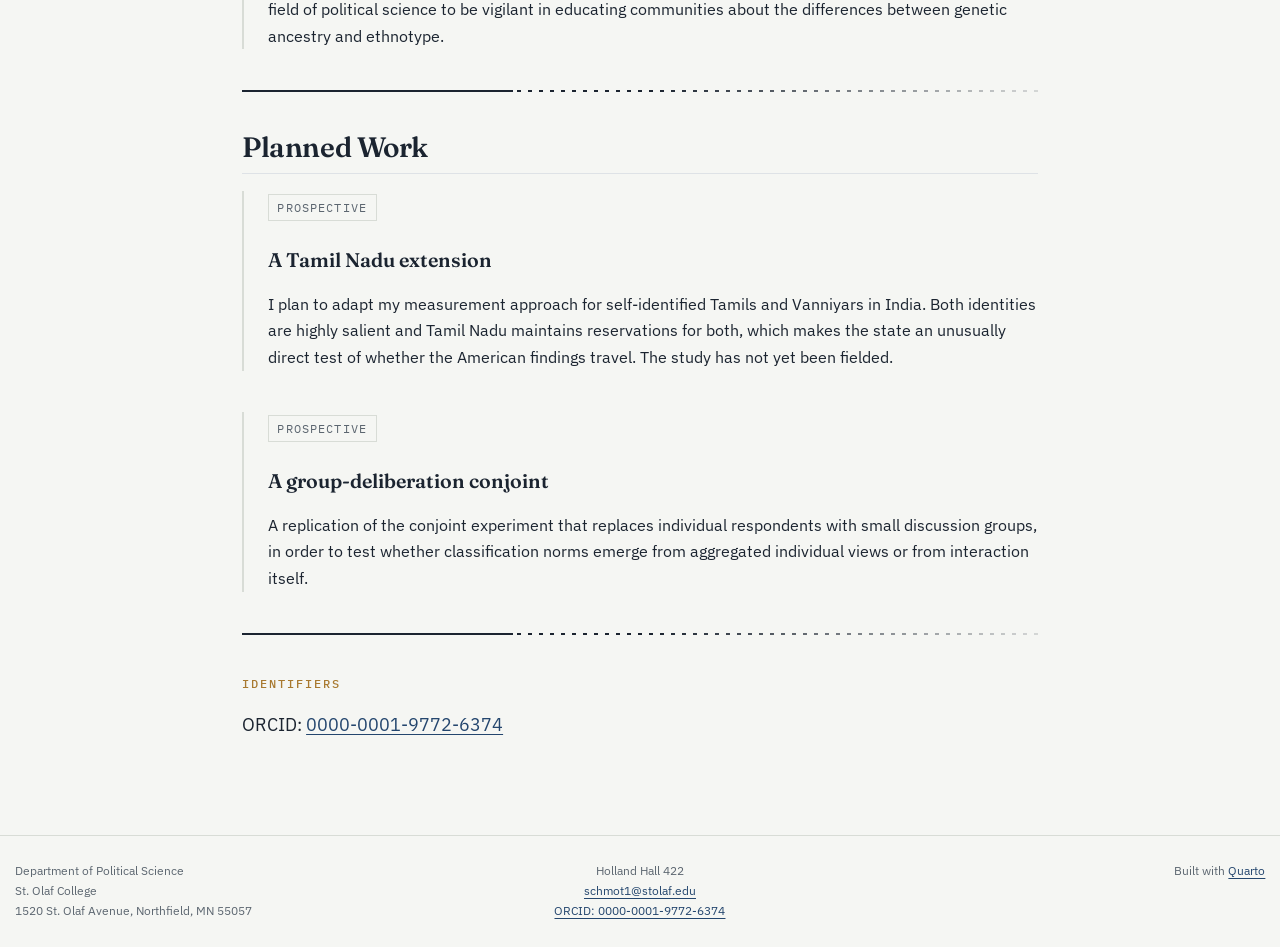
<file: docs/research.html>
<!DOCTYPE html>
<html xmlns="http://www.w3.org/1999/xhtml" lang="en" xml:lang="en"><head>

<meta charset="utf-8">
<meta name="generator" content="quarto-1.9.37">

<meta name="viewport" content="width=device-width, initial-scale=1.0, user-scalable=yes">


<title>Research | Caleb H. Schmotter – Caleb H. Schmotter</title>
<style>
/* Default styles provided by pandoc.
** See https://pandoc.org/MANUAL.html#variables-for-html for config info.
*/
code{white-space: pre-wrap;}
span.smallcaps{font-variant: small-caps;}
div.columns{display: flex; gap: min(4vw, 1.5em);}
div.column{flex: auto; overflow-x: auto;}
div.hanging-indent{margin-left: 1.5em; text-indent: -1.5em;}
ul.task-list{list-style: none;}
ul.task-list li input[type="checkbox"] {
  width: 0.8em;
  margin: 0 0.8em 0.2em -1em; /* quarto-specific, see https://github.com/quarto-dev/quarto-cli/issues/4556 */ 
  vertical-align: middle;
}
</style>


<script src="site_libs/quarto-nav/quarto-nav.js"></script>
<script src="site_libs/quarto-nav/headroom.min.js"></script>
<script src="site_libs/clipboard/clipboard.min.js"></script>
<script src="site_libs/quarto-search/autocomplete.umd.js"></script>
<script src="site_libs/quarto-search/fuse.min.js"></script>
<script src="site_libs/quarto-search/quarto-search.js"></script>
<meta name="quarto:offset" content="./">
<link href="./images/favicon.png" rel="icon" type="image/png">
<script src="site_libs/quarto-html/quarto.js" type="module"></script>
<script src="site_libs/quarto-html/tabsets/tabsets.js" type="module"></script>
<script src="site_libs/quarto-html/popper.min.js"></script>
<script src="site_libs/quarto-html/tippy.umd.min.js"></script>
<link href="site_libs/quarto-html/tippy.css" rel="stylesheet">
<link href="site_libs/quarto-html/quarto-syntax-highlighting-9a7810820be263c7de34489c1ad1af01.css" rel="stylesheet" id="quarto-text-highlighting-styles">
<script src="site_libs/bootstrap/bootstrap.min.js"></script>
<link href="site_libs/bootstrap/bootstrap-icons.css" rel="stylesheet">
<link href="site_libs/bootstrap/bootstrap-4f45114fc6279e3075e7bcdbce366e82.min.css" rel="stylesheet" append-hash="true" id="quarto-bootstrap" data-mode="light">
<script id="quarto-search-options" type="application/json">{
  "location": "navbar",
  "copy-button": false,
  "collapse-after": 3,
  "panel-placement": "end",
  "type": "overlay",
  "limit": 50,
  "keyboard-shortcut": [
    "f",
    "/",
    "s"
  ],
  "show-item-context": false,
  "language": {
    "search-no-results-text": "No results",
    "search-matching-documents-text": "matching documents",
    "search-copy-link-title": "Copy link to search",
    "search-hide-matches-text": "Hide additional matches",
    "search-more-match-text": "more match in this document",
    "search-more-matches-text": "more matches in this document",
    "search-clear-button-title": "Clear",
    "search-text-placeholder": "",
    "search-detached-cancel-button-title": "Cancel",
    "search-submit-button-title": "Submit",
    "search-label": "Search"
  }
}</script>
<style>html{ scroll-behavior: smooth; }</style>
<link rel="preconnect" href="https://fonts.googleapis.com">
<link rel="preconnect" href="https://fonts.gstatic.com" crossorigin="">
<link href="https://fonts.googleapis.com/css2?family=Fraunces:opsz,wght@9..144,400;9..144,600;9..144,700&amp;family=IBM+Plex+Mono:wght@400;500&amp;family=IBM+Plex+Sans:ital,wght@0,400;0,500;0,600;1,400&amp;display=swap" rel="stylesheet">


</head>

<body class="nav-fixed fullcontent quarto-light">

<div id="quarto-search-results"></div>
  <header id="quarto-header" class="headroom fixed-top">
    <nav class="navbar navbar-expand-lg " data-bs-theme="dark">
      <div class="navbar-container container-fluid">
      <div class="navbar-brand-container mx-auto">
    <a href="./index.html" class="navbar-brand navbar-brand-logo">
    <img src="./images/headshot.jpg" alt="" class="navbar-logo light-content">
    <img src="./images/headshot.jpg" alt="" class="navbar-logo dark-content">
    </a>
    <a class="navbar-brand" href="./index.html">
    <span class="navbar-title">Caleb H. Schmotter</span>
    </a>
  </div>
            <div id="quarto-search" class="" title="Search"></div>
          <button class="navbar-toggler" type="button" data-bs-toggle="collapse" data-bs-target="#navbarCollapse" aria-controls="navbarCollapse" role="menu" aria-expanded="false" aria-label="Toggle navigation" onclick="if (window.quartoToggleHeadroom) { window.quartoToggleHeadroom(); }">
  <span class="navbar-toggler-icon"></span>
</button>
          <div class="collapse navbar-collapse" id="navbarCollapse">
            <ul class="navbar-nav navbar-nav-scroll me-auto">
  <li class="nav-item">
    <a class="nav-link" href="./index.html"> 
<span class="menu-text">Home</span></a>
  </li>  
  <li class="nav-item">
    <a class="nav-link" href="./about.html"> 
<span class="menu-text">About</span></a>
  </li>  
  <li class="nav-item">
    <a class="nav-link active" href="./research.html" aria-current="page"> 
<span class="menu-text">Research</span></a>
  </li>  
  <li class="nav-item">
    <a class="nav-link" href="./teaching.html"> 
<span class="menu-text">Teaching</span></a>
  </li>  
  <li class="nav-item">
    <a class="nav-link" href="./cv/schmotter-cv.pdf" target="_blank"> 
<span class="menu-text">CV</span></a>
  </li>  
</ul>
            <ul class="navbar-nav navbar-nav-scroll ms-auto">
  <li class="nav-item compact">
    <a class="nav-link" href="mailto:schmot1@stolaf.edu"> <i class="bi bi-envelope" role="img" aria-label="Email">
</i> 
<span class="menu-text"></span></a>
  </li>  
  <li class="nav-item compact">
    <a class="nav-link" href="https://scholar.google.com/"> <i class="bi bi-mortarboard-fill" role="img" aria-label="Google Scholar">
</i> 
<span class="menu-text"></span></a>
  </li>  
  <li class="nav-item">
    <a class="nav-link" href="https://orcid.org/0000-0001-9772-6374"> 
<span class="menu-text">ORCID</span></a>
  </li>  
</ul>
          </div> <!-- /navcollapse -->
            <div class="quarto-navbar-tools">
</div>
      </div> <!-- /container-fluid -->
    </nav>
</header>
<!-- content -->
<div id="quarto-content" class="quarto-container page-columns page-rows-contents page-layout-article page-navbar">
<!-- sidebar -->
<!-- margin-sidebar -->
    
<!-- main -->
<main class="content" id="quarto-document-content">

<header id="title-block-header" class="quarto-title-block default">
<div class="quarto-title">
<h1 class="title">Research</h1>
</div>



<div class="quarto-title-meta">

    
  
    
  </div>
  


</header>


<p><span class="eyebrow">Overview</span></p>
<p>As a comparativist studying the effects of public policy on ethnic identity and political behavior, I focus on a variety of countries and regions including South Asia, the states of the former Soviet Union, China, the United States, and Brazil. Combined with my undergraduate background in biochemistry and graduate training in research methodology, my research portfolio is an eclectic mix of judicial politics, ethnic politics, survey methods, and Bayesian data analysis.</p>
<hr class="boundary-rule">
<section id="boundaries-of-belonging" class="level2">
<h2 data-anchor-id="boundaries-of-belonging">Boundaries of Belonging</h2>
<div class="entry entry--featured">
<p><span class="entry__status">Book project · Under development</span></p>
<div class="entry__title">
<p><em>Boundaries of Belonging: The Structure and Stability of Ethnic Identity</em></p>
</div>
<div class="entry__abstract">
<p>The book asks how ethnic boundaries and support for ethnically-targeted policies shift in response to variation in the way potential beneficiaries are defined. It draws on two original experiments fielded in May 2024 under a Doctoral Dissertation Grant from the Rapoport Family Foundation: a survey experiment among 1,800 White, Black, and Latino self-identifying adults in the United States, and a conjoint experiment among 900 Latino self-identifying adults. I find that individuals are more likely to perceive affirmative action as promoting equality of opportunity when eligibility is framed in more ascriptive terms, or when respondents themselves employ more ascriptive definitions of ethnicity. The conjoint complicates the picture – the two groups do not behave identically, and the difference is not one a single summary measure of ethnic attachment would capture. That gap is the manuscript’s central puzzle. I am preparing the manuscript for a major university press by 2028.</p>
</div>
</div>
<hr class="boundary-rule">
</section>
<section id="high-courts-and-court-curbing" class="level2">
<h2 data-anchor-id="high-courts-and-court-curbing">High Courts and Court-Curbing</h2>
<div class="entry entry--featured">
<p><span class="entry__status">Second book project · In progress</span></p>
<div class="entry__abstract">
<p>With Brandon Bartels and Eric Kramon, I am building a global account of when public support protects high courts from the leaders who would curb them. The project rests on a Bayesian dynamic latent trait model, borrowing from Christopher Claassen’s work on democratic mood, that pools survey data across time and space in order to produce country-year estimates of public support for high courts in 145 countries from 1981 to 2024. Merged with V-Dem measures of court-curbing, the estimates show that elite attacks raise the likelihood of court-curbing, that public support significantly attenuates that link, and that the attenuation is strongest precisely where theories of judicial independence have long assumed it would be, which is to say in more open societies and during moments of salient threats. The pieces below are selections from the larger project.</p>
</div>
</div>
<div class="entry">
<p><span class="entry__status">R&amp;R · <em>Comparative Political Studies</em></span></p>
<div class="entry__title">
<p>Can Public Support Insulate High Courts from Court-Curbing? Testing a Comparative Theory with a New Global Dataset</p>
</div>
<div class="entry__meta">
<p>With Brandon Bartels and Eric Kramon</p>
</div>
<div class="entry__abstract">
<p>The idea that public support protects judicial independence is central to numerous theories in judicial politics. Yet this claim has been subjected to limited, direct empirical scrutiny in global context. We argue that public accountability and civil society mobilization are mechanisms through which the public can protect the judiciary, and that these mechanisms should matter most when courts face salient court-curbing threats. When elite attacks on courts increase the likelihood of court-curbing, public support significantly attenuates that connection. Our results have implications for literatures on judicial independence, judicial decision-making, and democratic erosion.</p>
</div>
</div>
<div class="entry">
<p><span class="entry__status">R&amp;R · <em>Political Science Research and Methods</em></span></p>
<div class="entry__title">
<p>Public Support for the Judiciary around the World: A New Cross-National Measure, 1981–2024</p>
</div>
<div class="entry__meta">
<p>With Brandon Bartels and Eric Kramon</p>
</div>
<div class="entry__abstract">
<p>Public support features prominently in theory related to judicial independence and judicial power. Yet a lack of globally comparable data, across countries and over time, has limited researchers’ ability to test these ideas. This paper introduces the first global measure of public support for the judiciary that addresses this gap. We produce country-year estimates by gathering courts-related measures of trust, satisfaction, and approval from international surveys and estimating a Bayesian group-level dynamic item-response-theory model, and we provide evidence of construct, convergent, discriminant, and predictive validity using independent V-Dem data. These data create new opportunities to study how the public shapes judicial independence, power, and the rule of law.</p>
</div>
</div>
<div class="entry">
<p><span class="entry__status">Presented · APSA 2025</span></p>
<div class="entry__title">
<p>The Thermostatic Effect of Judicial Independence on Public Support for Courts</p>
</div>
<div class="entry__meta">
<p>Annual Meeting of the American Political Science Association, Vancouver, 13 September 2025</p>
</div>
</div>
<hr class="boundary-rule">
</section>
<section id="peer-reviewed-articles" class="level2">
<h2 data-anchor-id="peer-reviewed-articles">Peer-Reviewed Articles</h2>
<div class="entry">
<div class="entry__title">
<p>The Dimensions of Ethnicity: Understanding the Cognitive Architecture of Ethnic Group Membership</p>
</div>
<div class="entry__meta">
<p><em>Journal of Race, Ethnicity, and Politics</em>, 2026, 1–34 · <a href="https://doi.org/10.1017/rep.2026.10070">doi:10.1017/rep.2026.10070</a></p>
</div>
<div class="entry__abstract">
<p>What makes someone belong to an ethnic group? This article examines how individuals organize and prioritize ethnic attributes frequently used to denote membership and asks when simplified measurement strategies provide a reasonable approximation of ethnic identity in practice. Using original survey data from two online experiments fielded in 2024, I analyze respondents’ evaluations of eight common identity attributes among White, Black, and Latino Americans. Drawing on principal components analysis, multidimensional preference scaling, and circular-linear regression, I show that while some identities are well approximated by a single dominant dimension, others exhibit weaker alignment and greater heterogeneity in how attributes are prioritized. These differences have direct implications for measurement: reliance on any single attribute can meaningfully capture some identities while systematically misrepresenting others. More broadly, the findings underscore the need for group-sensitive measurement strategies when studying ethnic identity and its political and social consequences.</p>
</div>
</div>
<div class="entry">
<div class="entry__title">
<p>The Myth of Ethnicity: Understanding the Relationship Between Genotype, Phenotype, and Ethnotype</p>
</div>
<div class="entry__meta">
<p><em>Ethnopolitics</em>, 2025, 1–24 · <a href="https://doi.org/10.1080/17449057.2025.2464506">doi:10.1080/17449057.2025.2464506</a></p>
</div>
<div class="entry__abstract">
<p>The explosion of at-home DNA ancestry testing has unsettled how people understand their ethnic heritage and how they choose to identify. Behind these tests lies a critical intuition: if all ethnic identities have some combination of descent-based attributes in common, then they must have some combination of genetic material in common as well. But does genetic ancestry testing actually allow us to determine ethnicity? This article places the literature on ethnic identity into conversation with advances in genetic science and commercial genealogy to explain why the latter is incapable of predicting the former. The subjectivity inherent in selecting a system of categorization and the properties of gene expression and replication illustrate the difficulties involved in linking one concept to the other. Ultimately, this paper suggests that future technological advancements are unlikely to resolve these tensions, and urges the field of political science to be vigilant in educating communities about the differences between genetic ancestry and ethnotype.</p>
</div>
</div>
<hr class="boundary-rule">
</section>
<section id="planned-work" class="level2">
<h2 data-anchor-id="planned-work">Planned Work</h2>
<div class="entry">
<p><span class="entry__status">Prospective</span></p>
<div class="entry__title">
<p>A Tamil Nadu extension</p>
</div>
<div class="entry__abstract">
<p>I plan to adapt my measurement approach for self-identified Tamils and Vanniyars in India. Both identities are highly salient and Tamil Nadu maintains reservations for both, which makes the state an unusually direct test of whether the American findings travel. The study has not yet been fielded.</p>
</div>
</div>
<div class="entry">
<p><span class="entry__status">Prospective</span></p>
<div class="entry__title">
<p>A group-deliberation conjoint</p>
</div>
<div class="entry__abstract">
<p>A replication of the conjoint experiment that replaces individual respondents with small discussion groups, in order to test whether classification norms emerge from aggregated individual views or from interaction itself.</p>
</div>
</div>
<hr class="boundary-rule">
<p><span class="eyebrow">Identifiers</span></p>
<p>ORCID: <a href="https://orcid.org/0000-0001-9772-6374">0000-0001-9772-6374</a></p>


</section>

</main> <!-- /main -->
<script id="quarto-html-after-body" type="application/javascript">
  window.document.addEventListener("DOMContentLoaded", function (event) {
    const isCodeAnnotation = (el) => {
      for (const clz of el.classList) {
        if (clz.startsWith('code-annotation-')) {                     
          return true;
        }
      }
      return false;
    }
    const onCopySuccess = function(e) {
      // button target
      const button = e.trigger;
      // don't keep focus
      button.blur();
      // flash "checked"
      button.classList.add('code-copy-button-checked');
      var currentTitle = button.getAttribute("title");
      button.setAttribute("title", "Copied!");
      let tooltip;
      if (window.bootstrap) {
        button.setAttribute("data-bs-toggle", "tooltip");
        button.setAttribute("data-bs-placement", "left");
        button.setAttribute("data-bs-title", "Copied!");
        tooltip = new bootstrap.Tooltip(button, 
          { trigger: "manual", 
            customClass: "code-copy-button-tooltip",
            offset: [0, -8]});
        tooltip.show();    
      }
      setTimeout(function() {
        if (tooltip) {
          tooltip.hide();
          button.removeAttribute("data-bs-title");
          button.removeAttribute("data-bs-toggle");
          button.removeAttribute("data-bs-placement");
        }
        button.setAttribute("title", currentTitle);
        button.classList.remove('code-copy-button-checked');
      }, 1000);
      // clear code selection
      e.clearSelection();
    }
    const getTextToCopy = function(trigger) {
      const outerScaffold = trigger.parentElement.cloneNode(true);
      const codeEl = outerScaffold.querySelector('code');
      for (const childEl of codeEl.children) {
        if (isCodeAnnotation(childEl)) {
          childEl.remove();
        }
      }
      return codeEl.innerText;
    }
    const clipboard = new window.ClipboardJS('.code-copy-button:not([data-in-quarto-modal])', {
      text: getTextToCopy
    });
    clipboard.on('success', onCopySuccess);
    if (window.document.getElementById('quarto-embedded-source-code-modal')) {
      const clipboardModal = new window.ClipboardJS('.code-copy-button[data-in-quarto-modal]', {
        text: getTextToCopy,
        container: window.document.getElementById('quarto-embedded-source-code-modal')
      });
      clipboardModal.on('success', onCopySuccess);
    }
      var localhostRegex = new RegExp(/^(?:http|https):\/\/localhost\:?[0-9]*\//);
      var mailtoRegex = new RegExp(/^mailto:/);
        var filterRegex = new RegExp("https:\/\/calebschmotter\.com");
      var isInternal = (href) => {
          return filterRegex.test(href) || localhostRegex.test(href) || mailtoRegex.test(href);
      }
      // Inspect non-navigation links and adorn them if external
     var links = window.document.querySelectorAll('a[href]:not(.nav-link):not(.navbar-brand):not(.toc-action):not(.sidebar-link):not(.sidebar-item-toggle):not(.pagination-link):not(.no-external):not([aria-hidden]):not(.dropdown-item):not(.quarto-navigation-tool):not(.about-link)');
      for (var i=0; i<links.length; i++) {
        const link = links[i];
        if (!isInternal(link.href)) {
          // undo the damage that might have been done by quarto-nav.js in the case of
          // links that we want to consider external
          if (link.dataset.originalHref !== undefined) {
            link.href = link.dataset.originalHref;
          }
            // target, if specified
            link.setAttribute("target", "_blank");
            if (link.getAttribute("rel") === null) {
              link.setAttribute("rel", "noopener");
            }
        }
      }
    function tippyHover(el, contentFn, onTriggerFn, onUntriggerFn) {
      const config = {
        allowHTML: true,
        maxWidth: 500,
        delay: 100,
        arrow: false,
        appendTo: function(el) {
            return el.parentElement;
        },
        interactive: true,
        interactiveBorder: 10,
        theme: 'quarto',
        placement: 'bottom-start',
      };
      if (contentFn) {
        config.content = contentFn;
      }
      if (onTriggerFn) {
        config.onTrigger = onTriggerFn;
      }
      if (onUntriggerFn) {
        config.onUntrigger = onUntriggerFn;
      }
      window.tippy(el, config); 
    }
    const noterefs = window.document.querySelectorAll('a[role="doc-noteref"]');
    for (var i=0; i<noterefs.length; i++) {
      const ref = noterefs[i];
      tippyHover(ref, function() {
        // use id or data attribute instead here
        let href = ref.getAttribute('data-footnote-href') || ref.getAttribute('href');
        try { href = new URL(href).hash; } catch {}
        const id = href.replace(/^#\/?/, "");
        const note = window.document.getElementById(id);
        if (note) {
          return note.innerHTML;
        } else {
          return "";
        }
      });
    }
    const xrefs = window.document.querySelectorAll('a.quarto-xref');
    const processXRef = (id, note) => {
      // Strip column container classes
      const stripColumnClz = (el) => {
        el.classList.remove("page-full", "page-columns");
        if (el.children) {
          for (const child of el.children) {
            stripColumnClz(child);
          }
        }
      }
      stripColumnClz(note)
      if (id === null || id.startsWith('sec-')) {
        // Special case sections, only their first couple elements
        const container = document.createElement("div");
        if (note.children && note.children.length > 2) {
          container.appendChild(note.children[0].cloneNode(true));
          for (let i = 1; i < note.children.length; i++) {
            const child = note.children[i];
            if (child.tagName === "P" && child.innerText === "") {
              continue;
            } else {
              container.appendChild(child.cloneNode(true));
              break;
            }
          }
          if (window.Quarto?.typesetMath) {
            window.Quarto.typesetMath(container);
          }
          return container.innerHTML
        } else {
          if (window.Quarto?.typesetMath) {
            window.Quarto.typesetMath(note);
          }
          return note.innerHTML;
        }
      } else {
        // Remove any anchor links if they are present
        const anchorLink = note.querySelector('a.anchorjs-link');
        if (anchorLink) {
          anchorLink.remove();
        }
        if (window.Quarto?.typesetMath) {
          window.Quarto.typesetMath(note);
        }
        if (note.classList.contains("callout")) {
          return note.outerHTML;
        } else {
          return note.innerHTML;
        }
      }
    }
    for (var i=0; i<xrefs.length; i++) {
      const xref = xrefs[i];
      tippyHover(xref, undefined, function(instance) {
        instance.disable();
        let url = xref.getAttribute('href');
        let hash = undefined; 
        if (url.startsWith('#')) {
          hash = url;
        } else {
          try { hash = new URL(url).hash; } catch {}
        }
        if (hash) {
          const id = hash.replace(/^#\/?/, "");
          const note = window.document.getElementById(id);
          if (note !== null) {
            try {
              const html = processXRef(id, note.cloneNode(true));
              instance.setContent(html);
            } finally {
              instance.enable();
              instance.show();
            }
          } else {
            // See if we can fetch this
            fetch(url.split('#')[0])
            .then(res => res.text())
            .then(html => {
              const parser = new DOMParser();
              const htmlDoc = parser.parseFromString(html, "text/html");
              const note = htmlDoc.getElementById(id);
              if (note !== null) {
                const html = processXRef(id, note);
                instance.setContent(html);
              } 
            }).finally(() => {
              instance.enable();
              instance.show();
            });
          }
        } else {
          // See if we can fetch a full url (with no hash to target)
          // This is a special case and we should probably do some content thinning / targeting
          fetch(url)
          .then(res => res.text())
          .then(html => {
            const parser = new DOMParser();
            const htmlDoc = parser.parseFromString(html, "text/html");
            const note = htmlDoc.querySelector('main.content');
            if (note !== null) {
              // This should only happen for chapter cross references
              // (since there is no id in the URL)
              // remove the first header
              if (note.children.length > 0 && note.children[0].tagName === "HEADER") {
                note.children[0].remove();
              }
              const html = processXRef(null, note);
              instance.setContent(html);
            } 
          }).finally(() => {
            instance.enable();
            instance.show();
          });
        }
      }, function(instance) {
      });
    }
        let selectedAnnoteEl;
        const selectorForAnnotation = ( cell, annotation) => {
          let cellAttr = 'data-code-cell="' + cell + '"';
          let lineAttr = 'data-code-annotation="' +  annotation + '"';
          const selector = 'span[' + cellAttr + '][' + lineAttr + ']';
          return selector;
        }
        const selectCodeLines = (annoteEl) => {
          const doc = window.document;
          const targetCell = annoteEl.getAttribute("data-target-cell");
          const targetAnnotation = annoteEl.getAttribute("data-target-annotation");
          const annoteSpan = window.document.querySelector(selectorForAnnotation(targetCell, targetAnnotation));
          const lines = annoteSpan.getAttribute("data-code-lines").split(",");
          const lineIds = lines.map((line) => {
            return targetCell + "-" + line;
          })
          let top = null;
          let height = null;
          let parent = null;
          if (lineIds.length > 0) {
              //compute the position of the single el (top and bottom and make a div)
              const el = window.document.getElementById(lineIds[0]);
              top = el.offsetTop;
              height = el.offsetHeight;
              parent = el.parentElement.parentElement;
            if (lineIds.length > 1) {
              const lastEl = window.document.getElementById(lineIds[lineIds.length - 1]);
              const bottom = lastEl.offsetTop + lastEl.offsetHeight;
              height = bottom - top;
            }
            if (top !== null && height !== null && parent !== null) {
              // cook up a div (if necessary) and position it 
              let div = window.document.getElementById("code-annotation-line-highlight");
              if (div === null) {
                div = window.document.createElement("div");
                div.setAttribute("id", "code-annotation-line-highlight");
                div.style.position = 'absolute';
                parent.appendChild(div);
              }
              div.style.top = top - 2 + "px";
              div.style.height = height + 4 + "px";
              div.style.left = 0;
              let gutterDiv = window.document.getElementById("code-annotation-line-highlight-gutter");
              if (gutterDiv === null) {
                gutterDiv = window.document.createElement("div");
                gutterDiv.setAttribute("id", "code-annotation-line-highlight-gutter");
                gutterDiv.style.position = 'absolute';
                const codeCell = window.document.getElementById(targetCell);
                const gutter = codeCell.querySelector('.code-annotation-gutter');
                gutter.appendChild(gutterDiv);
              }
              gutterDiv.style.top = top - 2 + "px";
              gutterDiv.style.height = height + 4 + "px";
            }
            selectedAnnoteEl = annoteEl;
          }
        };
        const unselectCodeLines = () => {
          const elementsIds = ["code-annotation-line-highlight", "code-annotation-line-highlight-gutter"];
          elementsIds.forEach((elId) => {
            const div = window.document.getElementById(elId);
            if (div) {
              div.remove();
            }
          });
          selectedAnnoteEl = undefined;
        };
          // Handle positioning of the toggle
      window.addEventListener(
        "resize",
        throttle(() => {
          elRect = undefined;
          if (selectedAnnoteEl) {
            selectCodeLines(selectedAnnoteEl);
          }
        }, 10)
      );
      function throttle(fn, ms) {
      let throttle = false;
      let timer;
        return (...args) => {
          if(!throttle) { // first call gets through
              fn.apply(this, args);
              throttle = true;
          } else { // all the others get throttled
              if(timer) clearTimeout(timer); // cancel #2
              timer = setTimeout(() => {
                fn.apply(this, args);
                timer = throttle = false;
              }, ms);
          }
        };
      }
        // Attach click handler to the DT
        const annoteDls = window.document.querySelectorAll('dt[data-target-cell]');
        for (const annoteDlNode of annoteDls) {
          annoteDlNode.addEventListener('click', (event) => {
            const clickedEl = event.target;
            if (clickedEl !== selectedAnnoteEl) {
              unselectCodeLines();
              const activeEl = window.document.querySelector('dt[data-target-cell].code-annotation-active');
              if (activeEl) {
                activeEl.classList.remove('code-annotation-active');
              }
              selectCodeLines(clickedEl);
              clickedEl.classList.add('code-annotation-active');
            } else {
              // Unselect the line
              unselectCodeLines();
              clickedEl.classList.remove('code-annotation-active');
            }
          });
        }
    const findCites = (el) => {
      const parentEl = el.parentElement;
      if (parentEl) {
        const cites = parentEl.dataset.cites;
        if (cites) {
          return {
            el,
            cites: cites.split(' ')
          };
        } else {
          return findCites(el.parentElement)
        }
      } else {
        return undefined;
      }
    };
    var bibliorefs = window.document.querySelectorAll('a[role="doc-biblioref"]');
    for (var i=0; i<bibliorefs.length; i++) {
      const ref = bibliorefs[i];
      const citeInfo = findCites(ref);
      if (citeInfo) {
        tippyHover(citeInfo.el, function() {
          var popup = window.document.createElement('div');
          citeInfo.cites.forEach(function(cite) {
            var citeDiv = window.document.createElement('div');
            citeDiv.classList.add('hanging-indent');
            citeDiv.classList.add('csl-entry');
            var biblioDiv = window.document.getElementById('ref-' + cite);
            if (biblioDiv) {
              citeDiv.innerHTML = biblioDiv.innerHTML;
            }
            popup.appendChild(citeDiv);
          });
          return popup.innerHTML;
        });
      }
    }
  });
  </script>
</div> <!-- /content -->
<footer class="footer">
  <div class="nav-footer">
    <div class="nav-footer-left">
<p>Department of Political Science<br> St.&nbsp;Olaf College<br> 1520 St.&nbsp;Olaf Avenue, Northfield, MN 55057</p>
</div>   
    <div class="nav-footer-center">
<p>Holland Hall 422<br> <a href="mailto:schmot1@stolaf.edu">schmot1@stolaf.edu</a><br> <a href="https://orcid.org/0000-0001-9772-6374">ORCID: 0000-0001-9772-6374</a></p>
</div>
    <div class="nav-footer-right">
<p>Built with <a href="https://quarto.org">Quarto</a></p>
</div>
  </div>
</footer>




<script src="site_libs/quarto-html/zenscroll-min.js"></script>
</body></html>
</file>
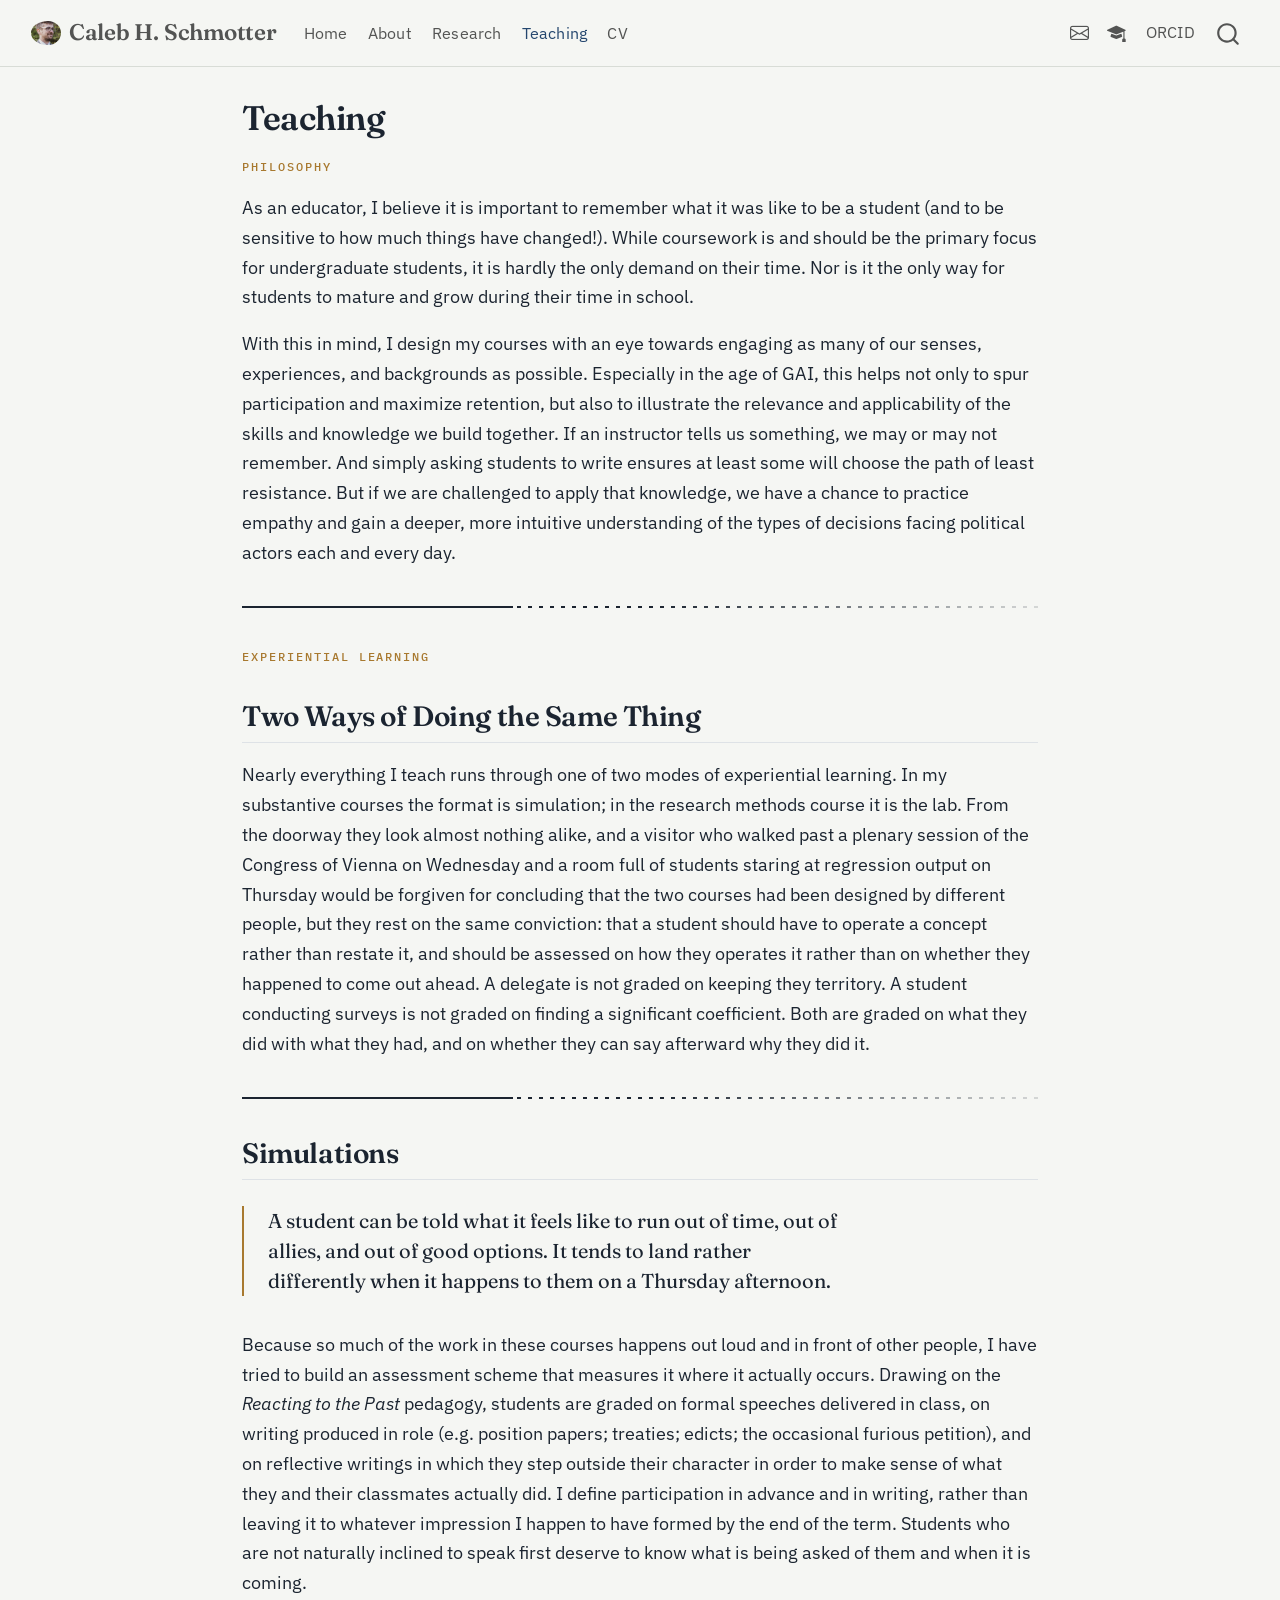
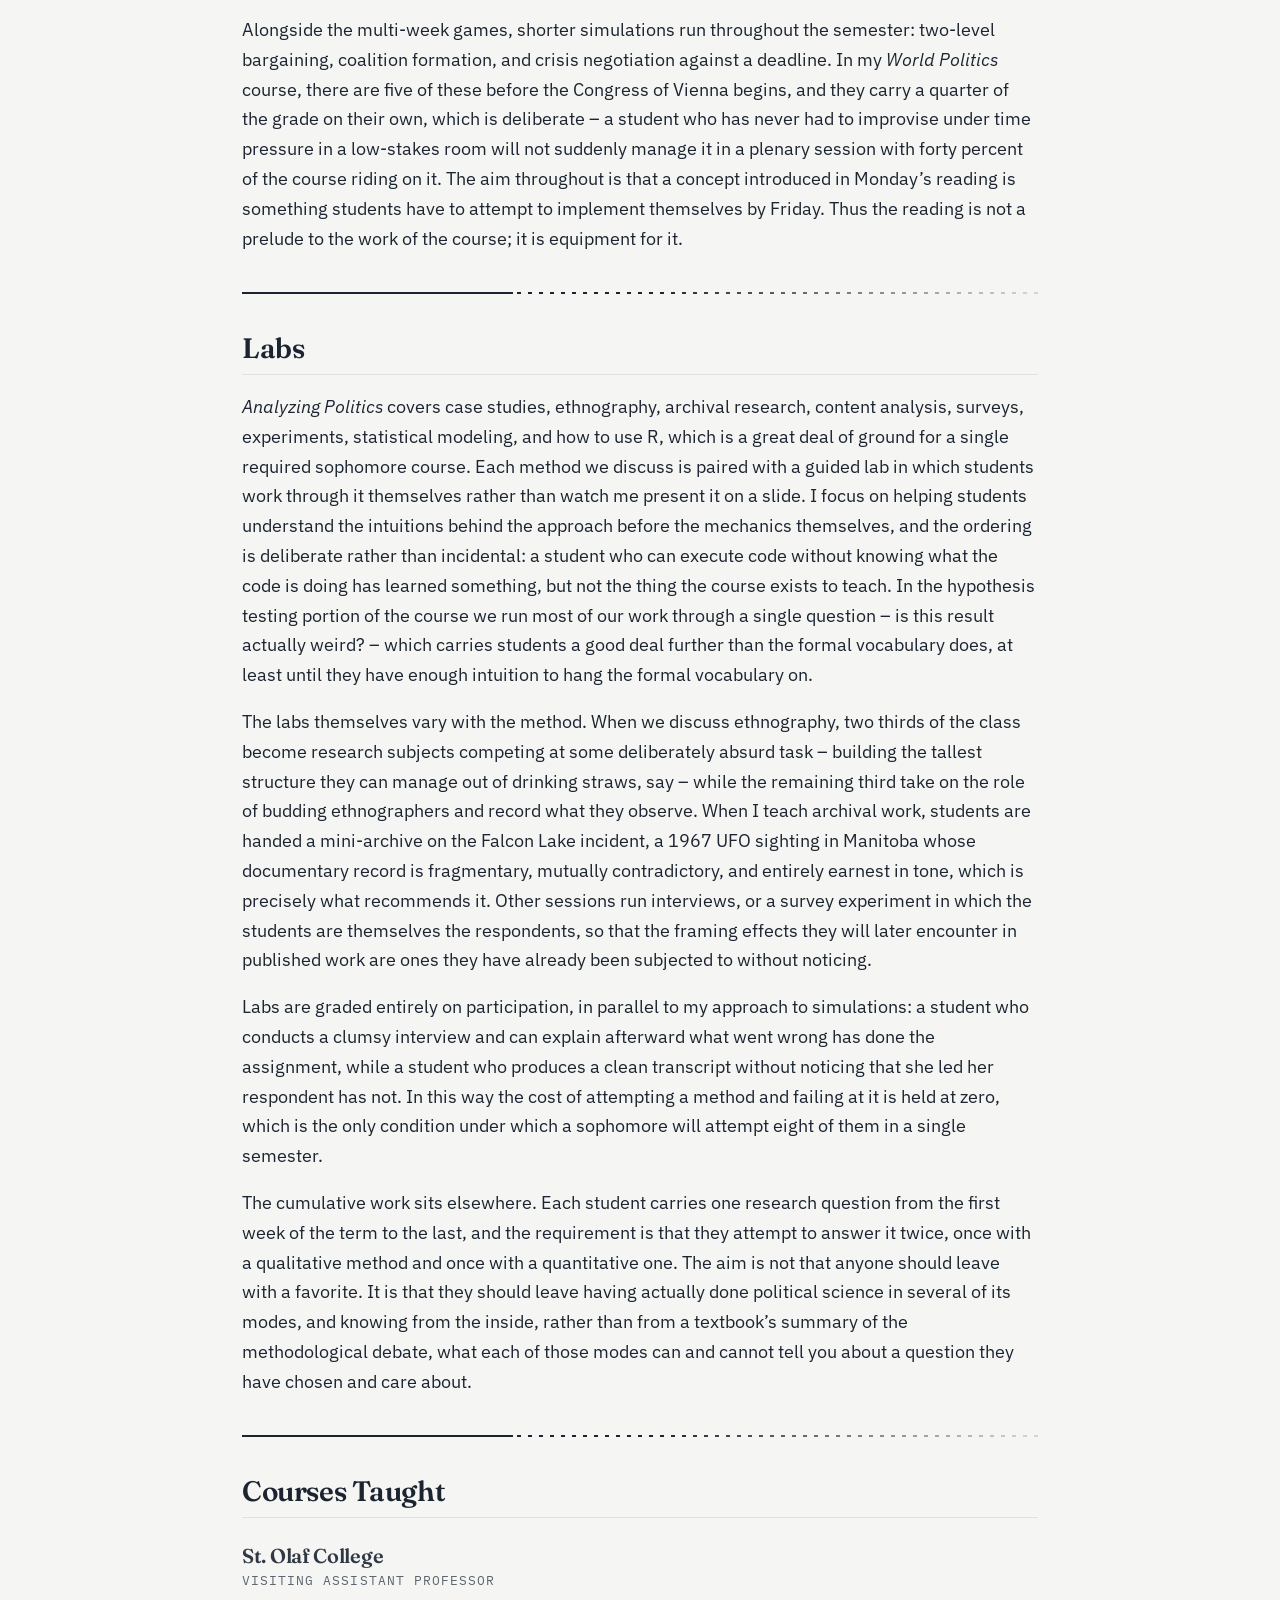
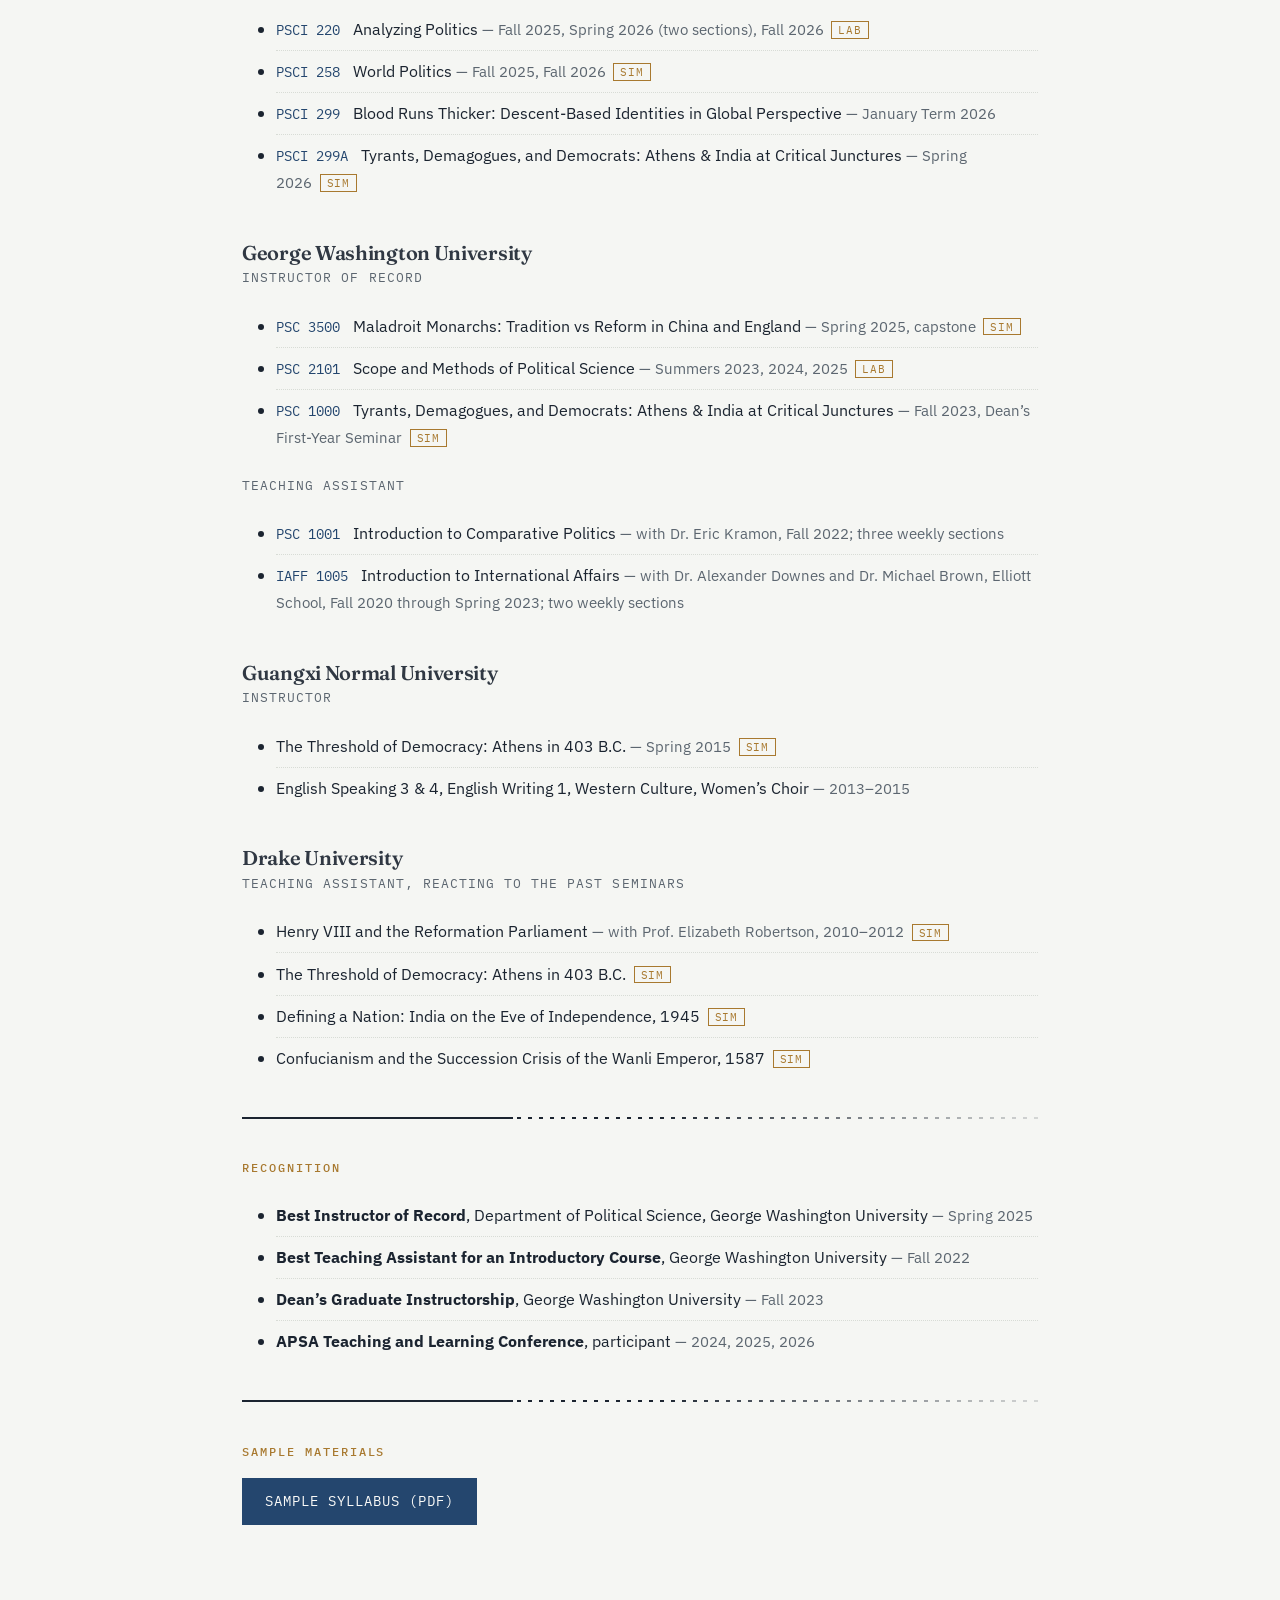
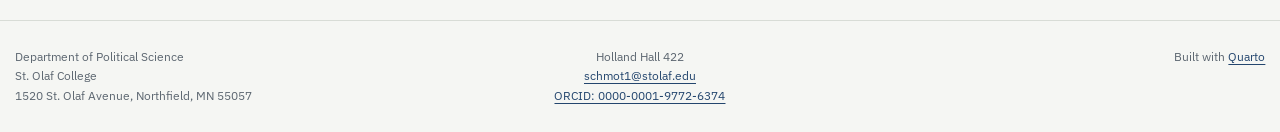
<file: docs/teaching.html>
<!DOCTYPE html>
<html xmlns="http://www.w3.org/1999/xhtml" lang="en" xml:lang="en"><head>

<meta charset="utf-8">
<meta name="generator" content="quarto-1.9.37">

<meta name="viewport" content="width=device-width, initial-scale=1.0, user-scalable=yes">


<title>Teaching | Caleb H. Schmotter – Caleb H. Schmotter</title>
<style>
/* Default styles provided by pandoc.
** See https://pandoc.org/MANUAL.html#variables-for-html for config info.
*/
code{white-space: pre-wrap;}
span.smallcaps{font-variant: small-caps;}
div.columns{display: flex; gap: min(4vw, 1.5em);}
div.column{flex: auto; overflow-x: auto;}
div.hanging-indent{margin-left: 1.5em; text-indent: -1.5em;}
ul.task-list{list-style: none;}
ul.task-list li input[type="checkbox"] {
  width: 0.8em;
  margin: 0 0.8em 0.2em -1em; /* quarto-specific, see https://github.com/quarto-dev/quarto-cli/issues/4556 */ 
  vertical-align: middle;
}
</style>


<script src="site_libs/quarto-nav/quarto-nav.js"></script>
<script src="site_libs/quarto-nav/headroom.min.js"></script>
<script src="site_libs/clipboard/clipboard.min.js"></script>
<script src="site_libs/quarto-search/autocomplete.umd.js"></script>
<script src="site_libs/quarto-search/fuse.min.js"></script>
<script src="site_libs/quarto-search/quarto-search.js"></script>
<meta name="quarto:offset" content="./">
<link href="./images/favicon.png" rel="icon" type="image/png">
<script src="site_libs/quarto-html/quarto.js" type="module"></script>
<script src="site_libs/quarto-html/tabsets/tabsets.js" type="module"></script>
<script src="site_libs/quarto-html/popper.min.js"></script>
<script src="site_libs/quarto-html/tippy.umd.min.js"></script>
<link href="site_libs/quarto-html/tippy.css" rel="stylesheet">
<link href="site_libs/quarto-html/quarto-syntax-highlighting-9a7810820be263c7de34489c1ad1af01.css" rel="stylesheet" id="quarto-text-highlighting-styles">
<script src="site_libs/bootstrap/bootstrap.min.js"></script>
<link href="site_libs/bootstrap/bootstrap-icons.css" rel="stylesheet">
<link href="site_libs/bootstrap/bootstrap-4f45114fc6279e3075e7bcdbce366e82.min.css" rel="stylesheet" append-hash="true" id="quarto-bootstrap" data-mode="light">
<script id="quarto-search-options" type="application/json">{
  "location": "navbar",
  "copy-button": false,
  "collapse-after": 3,
  "panel-placement": "end",
  "type": "overlay",
  "limit": 50,
  "keyboard-shortcut": [
    "f",
    "/",
    "s"
  ],
  "show-item-context": false,
  "language": {
    "search-no-results-text": "No results",
    "search-matching-documents-text": "matching documents",
    "search-copy-link-title": "Copy link to search",
    "search-hide-matches-text": "Hide additional matches",
    "search-more-match-text": "more match in this document",
    "search-more-matches-text": "more matches in this document",
    "search-clear-button-title": "Clear",
    "search-text-placeholder": "",
    "search-detached-cancel-button-title": "Cancel",
    "search-submit-button-title": "Submit",
    "search-label": "Search"
  }
}</script>
<style>html{ scroll-behavior: smooth; }</style>
<link rel="preconnect" href="https://fonts.googleapis.com">
<link rel="preconnect" href="https://fonts.gstatic.com" crossorigin="">
<link href="https://fonts.googleapis.com/css2?family=Fraunces:opsz,wght@9..144,400;9..144,600;9..144,700&amp;family=IBM+Plex+Mono:wght@400;500&amp;family=IBM+Plex+Sans:ital,wght@0,400;0,500;0,600;1,400&amp;display=swap" rel="stylesheet">


</head>

<body class="nav-fixed fullcontent quarto-light">

<div id="quarto-search-results"></div>
  <header id="quarto-header" class="headroom fixed-top">
    <nav class="navbar navbar-expand-lg " data-bs-theme="dark">
      <div class="navbar-container container-fluid">
      <div class="navbar-brand-container mx-auto">
    <a href="./index.html" class="navbar-brand navbar-brand-logo">
    <img src="./images/headshot.jpg" alt="" class="navbar-logo light-content">
    <img src="./images/headshot.jpg" alt="" class="navbar-logo dark-content">
    </a>
    <a class="navbar-brand" href="./index.html">
    <span class="navbar-title">Caleb H. Schmotter</span>
    </a>
  </div>
            <div id="quarto-search" class="" title="Search"></div>
          <button class="navbar-toggler" type="button" data-bs-toggle="collapse" data-bs-target="#navbarCollapse" aria-controls="navbarCollapse" role="menu" aria-expanded="false" aria-label="Toggle navigation" onclick="if (window.quartoToggleHeadroom) { window.quartoToggleHeadroom(); }">
  <span class="navbar-toggler-icon"></span>
</button>
          <div class="collapse navbar-collapse" id="navbarCollapse">
            <ul class="navbar-nav navbar-nav-scroll me-auto">
  <li class="nav-item">
    <a class="nav-link" href="./index.html"> 
<span class="menu-text">Home</span></a>
  </li>  
  <li class="nav-item">
    <a class="nav-link" href="./about.html"> 
<span class="menu-text">About</span></a>
  </li>  
  <li class="nav-item">
    <a class="nav-link" href="./research.html"> 
<span class="menu-text">Research</span></a>
  </li>  
  <li class="nav-item">
    <a class="nav-link active" href="./teaching.html" aria-current="page"> 
<span class="menu-text">Teaching</span></a>
  </li>  
  <li class="nav-item">
    <a class="nav-link" href="./cv/schmotter-cv.pdf" target="_blank"> 
<span class="menu-text">CV</span></a>
  </li>  
</ul>
            <ul class="navbar-nav navbar-nav-scroll ms-auto">
  <li class="nav-item compact">
    <a class="nav-link" href="mailto:schmot1@stolaf.edu"> <i class="bi bi-envelope" role="img" aria-label="Email">
</i> 
<span class="menu-text"></span></a>
  </li>  
  <li class="nav-item compact">
    <a class="nav-link" href="https://scholar.google.com/"> <i class="bi bi-mortarboard-fill" role="img" aria-label="Google Scholar">
</i> 
<span class="menu-text"></span></a>
  </li>  
  <li class="nav-item">
    <a class="nav-link" href="https://orcid.org/0000-0001-9772-6374"> 
<span class="menu-text">ORCID</span></a>
  </li>  
</ul>
          </div> <!-- /navcollapse -->
            <div class="quarto-navbar-tools">
</div>
      </div> <!-- /container-fluid -->
    </nav>
</header>
<!-- content -->
<div id="quarto-content" class="quarto-container page-columns page-rows-contents page-layout-article page-navbar">
<!-- sidebar -->
<!-- margin-sidebar -->
    
<!-- main -->
<main class="content" id="quarto-document-content">

<header id="title-block-header" class="quarto-title-block default">
<div class="quarto-title">
<h1 class="title">Teaching</h1>
</div>



<div class="quarto-title-meta">

    
  
    
  </div>
  


</header>


<p><span class="eyebrow">Philosophy</span></p>
<p>As an educator, I believe it is important to remember what it was like to be a student (and to be sensitive to how much things have changed!). While coursework is and should be the primary focus for undergraduate students, it is hardly the only demand on their time. Nor is it the only way for students to mature and grow during their time in school.</p>
<p>With this in mind, I design my courses with an eye towards engaging as many of our senses, experiences, and backgrounds as possible. Especially in the age of GAI, this helps not only to spur participation and maximize retention, but also to illustrate the relevance and applicability of the skills and knowledge we build together. If an instructor tells us something, we may or may not remember. And simply asking students to write ensures at least some will choose the path of least resistance. But if we are challenged to apply that knowledge, we have a chance to practice empathy and gain a deeper, more intuitive understanding of the types of decisions facing political actors each and every day.</p>
<hr class="boundary-rule">
<p><span class="eyebrow">Experiential Learning</span></p>
<section id="two-ways-of-doing-the-same-thing" class="level2">
<h2 data-anchor-id="two-ways-of-doing-the-same-thing">Two Ways of Doing the Same Thing</h2>
<p>Nearly everything I teach runs through one of two modes of experiential learning. In my substantive courses the format is simulation; in the research methods course it is the lab. From the doorway they look almost nothing alike, and a visitor who walked past a plenary session of the Congress of Vienna on Wednesday and a room full of students staring at regression output on Thursday would be forgiven for concluding that the two courses had been designed by different people, but they rest on the same conviction: that a student should have to operate a concept rather than restate it, and should be assessed on how they operates it rather than on whether they happened to come out ahead. A delegate is not graded on keeping they territory. A student conducting surveys is not graded on finding a significant coefficient. Both are graded on what they did with what they had, and on whether they can say afterward why they did it.</p>
<hr class="boundary-rule">
</section>
<section id="simulations" class="level2">
<h2 data-anchor-id="simulations">Simulations</h2>
<div class="statement">
<p>A student can be told what it feels like to run out of time, out of allies, and out of good options. It tends to land rather differently when it happens to them on a Thursday afternoon.</p>
</div>
<p>Because so much of the work in these courses happens out loud and in front of other people, I have tried to build an assessment scheme that measures it where it actually occurs. Drawing on the <em>Reacting to the Past</em> pedagogy, students are graded on formal speeches delivered in class, on writing produced in role (e.g.&nbsp;position papers; treaties; edicts; the occasional furious petition), and on reflective writings in which they step outside their character in order to make sense of what they and their classmates actually did. I define participation in advance and in writing, rather than leaving it to whatever impression I happen to have formed by the end of the term. Students who are not naturally inclined to speak first deserve to know what is being asked of them and when it is coming.</p>
<p>Alongside the multi-week games, shorter simulations run throughout the semester: two-level bargaining, coalition formation, and crisis negotiation against a deadline. In my <em>World Politics</em> course, there are five of these before the Congress of Vienna begins, and they carry a quarter of the grade on their own, which is deliberate – a student who has never had to improvise under time pressure in a low-stakes room will not suddenly manage it in a plenary session with forty percent of the course riding on it. The aim throughout is that a concept introduced in Monday’s reading is something students have to attempt to implement themselves by Friday. Thus the reading is not a prelude to the work of the course; it is equipment for it.</p>
<hr class="boundary-rule">
</section>
<section id="labs" class="level2">
<h2 data-anchor-id="labs">Labs</h2>
<p><em>Analyzing Politics</em> covers case studies, ethnography, archival research, content analysis, surveys, experiments, statistical modeling, and how to use R, which is a great deal of ground for a single required sophomore course. Each method we discuss is paired with a guided lab in which students work through it themselves rather than watch me present it on a slide. I focus on helping students understand the intuitions behind the approach before the mechanics themselves, and the ordering is deliberate rather than incidental: a student who can execute code without knowing what the code is doing has learned something, but not the thing the course exists to teach. In the hypothesis testing portion of the course we run most of our work through a single question – is this result actually weird? – which carries students a good deal further than the formal vocabulary does, at least until they have enough intuition to hang the formal vocabulary on.</p>
<p>The labs themselves vary with the method. When we discuss ethnography, two thirds of the class become research subjects competing at some deliberately absurd task – building the tallest structure they can manage out of drinking straws, say – while the remaining third take on the role of budding ethnographers and record what they observe. When I teach archival work, students are handed a mini-archive on the Falcon Lake incident, a 1967 UFO sighting in Manitoba whose documentary record is fragmentary, mutually contradictory, and entirely earnest in tone, which is precisely what recommends it. Other sessions run interviews, or a survey experiment in which the students are themselves the respondents, so that the framing effects they will later encounter in published work are ones they have already been subjected to without noticing.</p>
<p>Labs are graded entirely on participation, in parallel to my approach to simulations: a student who conducts a clumsy interview and can explain afterward what went wrong has done the assignment, while a student who produces a clean transcript without noticing that she led her respondent has not. In this way the cost of attempting a method and failing at it is held at zero, which is the only condition under which a sophomore will attempt eight of them in a single semester.</p>
<p>The cumulative work sits elsewhere. Each student carries one research question from the first week of the term to the last, and the requirement is that they attempt to answer it twice, once with a qualitative method and once with a quantitative one. The aim is not that anyone should leave with a favorite. It is that they should leave having actually done political science in several of its modes, and knowing from the inside, rather than from a textbook’s summary of the methodological debate, what each of those modes can and cannot tell you about a question they have chosen and care about.</p>
<hr class="boundary-rule">
</section>
<section id="courses-taught" class="level2">
<h2 data-anchor-id="courses-taught">Courses Taught</h2>
<section id="st.-olaf-college" class="level3 course-block">
<h3 data-anchor-id="st.-olaf-college">St.&nbsp;Olaf College</h3>
<div class="course-block__role">
<p>Visiting Assistant Professor</p>
</div>
<div class="course-list">
<ul>
<li><span class="code">PSCI 220</span> Analyzing Politics <span class="terms">— Fall 2025, Spring 2026 (two sections), Fall 2026</span><span class="rttp">LAB</span></li>
<li><span class="code">PSCI 258</span> World Politics <span class="terms">— Fall 2025, Fall 2026</span><span class="rttp">SIM</span></li>
<li><span class="code">PSCI 299</span> Blood Runs Thicker: Descent-Based Identities in Global Perspective <span class="terms">— January Term 2026</span></li>
<li><span class="code">PSCI 299A</span> Tyrants, Demagogues, and Democrats: Athens &amp; India at Critical Junctures <span class="terms">— Spring 2026</span><span class="rttp">SIM</span></li>
</ul>
</div>
</section>
<section id="george-washington-university" class="level3 course-block">
<h3 data-anchor-id="george-washington-university">George Washington University</h3>
<div class="course-block__role">
<p>Instructor of Record</p>
</div>
<div class="course-list">
<ul>
<li><span class="code">PSC 3500</span> Maladroit Monarchs: Tradition vs Reform in China and England <span class="terms">— Spring 2025, capstone</span><span class="rttp">SIM</span></li>
<li><span class="code">PSC 2101</span> Scope and Methods of Political Science <span class="terms">— Summers 2023, 2024, 2025</span><span class="rttp">LAB</span></li>
<li><span class="code">PSC 1000</span> Tyrants, Demagogues, and Democrats: Athens &amp; India at Critical Junctures <span class="terms">— Fall 2023, Dean’s First-Year Seminar</span><span class="rttp">SIM</span></li>
</ul>
</div>
<div class="course-block__role">
<p>Teaching Assistant</p>
</div>
<div class="course-list">
<ul>
<li><span class="code">PSC 1001</span> Introduction to Comparative Politics <span class="terms">— with Dr.&nbsp;Eric Kramon, Fall 2022; three weekly sections</span></li>
<li><span class="code">IAFF 1005</span> Introduction to International Affairs <span class="terms">— with Dr.&nbsp;Alexander Downes and Dr.&nbsp;Michael Brown, Elliott School, Fall 2020 through Spring 2023; two weekly sections</span></li>
</ul>
</div>
</section>
<section id="guangxi-normal-university" class="level3 course-block">
<h3 data-anchor-id="guangxi-normal-university">Guangxi Normal University</h3>
<div class="course-block__role">
<p>Instructor</p>
</div>
<div class="course-list">
<ul>
<li>The Threshold of Democracy: Athens in 403 B.C. <span class="terms">— Spring 2015</span><span class="rttp">SIM</span></li>
<li>English Speaking 3 &amp; 4, English Writing 1, Western Culture, Women’s Choir <span class="terms">— 2013–2015</span></li>
</ul>
</div>
</section>
<section id="drake-university" class="level3 course-block">
<h3 data-anchor-id="drake-university">Drake University</h3>
<div class="course-block__role">
<p>Teaching Assistant, Reacting to the Past Seminars</p>
</div>
<div class="course-list">
<ul>
<li>Henry VIII and the Reformation Parliament <span class="terms">— with Prof.&nbsp;Elizabeth Robertson, 2010–2012</span><span class="rttp">SIM</span></li>
<li>The Threshold of Democracy: Athens in 403 B.C.<span class="rttp">SIM</span></li>
<li>Defining a Nation: India on the Eve of Independence, 1945<span class="rttp">SIM</span></li>
<li>Confucianism and the Succession Crisis of the Wanli Emperor, 1587<span class="rttp">SIM</span></li>
</ul>
</div>
</section>
<hr class="boundary-rule">
<p><span class="eyebrow">Recognition</span></p>
<div class="course-list">
<ul>
<li><strong>Best Instructor of Record</strong>, Department of Political Science, George Washington University <span class="terms">— Spring 2025</span></li>
<li><strong>Best Teaching Assistant for an Introductory Course</strong>, George Washington University <span class="terms">— Fall 2022</span></li>
<li><strong>Dean’s Graduate Instructorship</strong>, George Washington University <span class="terms">— Fall 2023</span></li>
<li><strong>APSA Teaching and Learning Conference</strong>, participant <span class="terms">— 2024, 2025, 2026</span></li>
</ul>
</div>
<hr class="boundary-rule">
<p><span class="eyebrow">Sample Materials</span></p>
<p><a class="dl" href="files/tyrants-demagogues-and-democrats.pdf" target="_blank">Sample Syllabus (PDF)</a></p>


</section>

</main> <!-- /main -->
<script id="quarto-html-after-body" type="application/javascript">
  window.document.addEventListener("DOMContentLoaded", function (event) {
    const isCodeAnnotation = (el) => {
      for (const clz of el.classList) {
        if (clz.startsWith('code-annotation-')) {                     
          return true;
        }
      }
      return false;
    }
    const onCopySuccess = function(e) {
      // button target
      const button = e.trigger;
      // don't keep focus
      button.blur();
      // flash "checked"
      button.classList.add('code-copy-button-checked');
      var currentTitle = button.getAttribute("title");
      button.setAttribute("title", "Copied!");
      let tooltip;
      if (window.bootstrap) {
        button.setAttribute("data-bs-toggle", "tooltip");
        button.setAttribute("data-bs-placement", "left");
        button.setAttribute("data-bs-title", "Copied!");
        tooltip = new bootstrap.Tooltip(button, 
          { trigger: "manual", 
            customClass: "code-copy-button-tooltip",
            offset: [0, -8]});
        tooltip.show();    
      }
      setTimeout(function() {
        if (tooltip) {
          tooltip.hide();
          button.removeAttribute("data-bs-title");
          button.removeAttribute("data-bs-toggle");
          button.removeAttribute("data-bs-placement");
        }
        button.setAttribute("title", currentTitle);
        button.classList.remove('code-copy-button-checked');
      }, 1000);
      // clear code selection
      e.clearSelection();
    }
    const getTextToCopy = function(trigger) {
      const outerScaffold = trigger.parentElement.cloneNode(true);
      const codeEl = outerScaffold.querySelector('code');
      for (const childEl of codeEl.children) {
        if (isCodeAnnotation(childEl)) {
          childEl.remove();
        }
      }
      return codeEl.innerText;
    }
    const clipboard = new window.ClipboardJS('.code-copy-button:not([data-in-quarto-modal])', {
      text: getTextToCopy
    });
    clipboard.on('success', onCopySuccess);
    if (window.document.getElementById('quarto-embedded-source-code-modal')) {
      const clipboardModal = new window.ClipboardJS('.code-copy-button[data-in-quarto-modal]', {
        text: getTextToCopy,
        container: window.document.getElementById('quarto-embedded-source-code-modal')
      });
      clipboardModal.on('success', onCopySuccess);
    }
      var localhostRegex = new RegExp(/^(?:http|https):\/\/localhost\:?[0-9]*\//);
      var mailtoRegex = new RegExp(/^mailto:/);
        var filterRegex = new RegExp("https:\/\/calebschmotter\.com");
      var isInternal = (href) => {
          return filterRegex.test(href) || localhostRegex.test(href) || mailtoRegex.test(href);
      }
      // Inspect non-navigation links and adorn them if external
     var links = window.document.querySelectorAll('a[href]:not(.nav-link):not(.navbar-brand):not(.toc-action):not(.sidebar-link):not(.sidebar-item-toggle):not(.pagination-link):not(.no-external):not([aria-hidden]):not(.dropdown-item):not(.quarto-navigation-tool):not(.about-link)');
      for (var i=0; i<links.length; i++) {
        const link = links[i];
        if (!isInternal(link.href)) {
          // undo the damage that might have been done by quarto-nav.js in the case of
          // links that we want to consider external
          if (link.dataset.originalHref !== undefined) {
            link.href = link.dataset.originalHref;
          }
            // target, if specified
            link.setAttribute("target", "_blank");
            if (link.getAttribute("rel") === null) {
              link.setAttribute("rel", "noopener");
            }
        }
      }
    function tippyHover(el, contentFn, onTriggerFn, onUntriggerFn) {
      const config = {
        allowHTML: true,
        maxWidth: 500,
        delay: 100,
        arrow: false,
        appendTo: function(el) {
            return el.parentElement;
        },
        interactive: true,
        interactiveBorder: 10,
        theme: 'quarto',
        placement: 'bottom-start',
      };
      if (contentFn) {
        config.content = contentFn;
      }
      if (onTriggerFn) {
        config.onTrigger = onTriggerFn;
      }
      if (onUntriggerFn) {
        config.onUntrigger = onUntriggerFn;
      }
      window.tippy(el, config); 
    }
    const noterefs = window.document.querySelectorAll('a[role="doc-noteref"]');
    for (var i=0; i<noterefs.length; i++) {
      const ref = noterefs[i];
      tippyHover(ref, function() {
        // use id or data attribute instead here
        let href = ref.getAttribute('data-footnote-href') || ref.getAttribute('href');
        try { href = new URL(href).hash; } catch {}
        const id = href.replace(/^#\/?/, "");
        const note = window.document.getElementById(id);
        if (note) {
          return note.innerHTML;
        } else {
          return "";
        }
      });
    }
    const xrefs = window.document.querySelectorAll('a.quarto-xref');
    const processXRef = (id, note) => {
      // Strip column container classes
      const stripColumnClz = (el) => {
        el.classList.remove("page-full", "page-columns");
        if (el.children) {
          for (const child of el.children) {
            stripColumnClz(child);
          }
        }
      }
      stripColumnClz(note)
      if (id === null || id.startsWith('sec-')) {
        // Special case sections, only their first couple elements
        const container = document.createElement("div");
        if (note.children && note.children.length > 2) {
          container.appendChild(note.children[0].cloneNode(true));
          for (let i = 1; i < note.children.length; i++) {
            const child = note.children[i];
            if (child.tagName === "P" && child.innerText === "") {
              continue;
            } else {
              container.appendChild(child.cloneNode(true));
              break;
            }
          }
          if (window.Quarto?.typesetMath) {
            window.Quarto.typesetMath(container);
          }
          return container.innerHTML
        } else {
          if (window.Quarto?.typesetMath) {
            window.Quarto.typesetMath(note);
          }
          return note.innerHTML;
        }
      } else {
        // Remove any anchor links if they are present
        const anchorLink = note.querySelector('a.anchorjs-link');
        if (anchorLink) {
          anchorLink.remove();
        }
        if (window.Quarto?.typesetMath) {
          window.Quarto.typesetMath(note);
        }
        if (note.classList.contains("callout")) {
          return note.outerHTML;
        } else {
          return note.innerHTML;
        }
      }
    }
    for (var i=0; i<xrefs.length; i++) {
      const xref = xrefs[i];
      tippyHover(xref, undefined, function(instance) {
        instance.disable();
        let url = xref.getAttribute('href');
        let hash = undefined; 
        if (url.startsWith('#')) {
          hash = url;
        } else {
          try { hash = new URL(url).hash; } catch {}
        }
        if (hash) {
          const id = hash.replace(/^#\/?/, "");
          const note = window.document.getElementById(id);
          if (note !== null) {
            try {
              const html = processXRef(id, note.cloneNode(true));
              instance.setContent(html);
            } finally {
              instance.enable();
              instance.show();
            }
          } else {
            // See if we can fetch this
            fetch(url.split('#')[0])
            .then(res => res.text())
            .then(html => {
              const parser = new DOMParser();
              const htmlDoc = parser.parseFromString(html, "text/html");
              const note = htmlDoc.getElementById(id);
              if (note !== null) {
                const html = processXRef(id, note);
                instance.setContent(html);
              } 
            }).finally(() => {
              instance.enable();
              instance.show();
            });
          }
        } else {
          // See if we can fetch a full url (with no hash to target)
          // This is a special case and we should probably do some content thinning / targeting
          fetch(url)
          .then(res => res.text())
          .then(html => {
            const parser = new DOMParser();
            const htmlDoc = parser.parseFromString(html, "text/html");
            const note = htmlDoc.querySelector('main.content');
            if (note !== null) {
              // This should only happen for chapter cross references
              // (since there is no id in the URL)
              // remove the first header
              if (note.children.length > 0 && note.children[0].tagName === "HEADER") {
                note.children[0].remove();
              }
              const html = processXRef(null, note);
              instance.setContent(html);
            } 
          }).finally(() => {
            instance.enable();
            instance.show();
          });
        }
      }, function(instance) {
      });
    }
        let selectedAnnoteEl;
        const selectorForAnnotation = ( cell, annotation) => {
          let cellAttr = 'data-code-cell="' + cell + '"';
          let lineAttr = 'data-code-annotation="' +  annotation + '"';
          const selector = 'span[' + cellAttr + '][' + lineAttr + ']';
          return selector;
        }
        const selectCodeLines = (annoteEl) => {
          const doc = window.document;
          const targetCell = annoteEl.getAttribute("data-target-cell");
          const targetAnnotation = annoteEl.getAttribute("data-target-annotation");
          const annoteSpan = window.document.querySelector(selectorForAnnotation(targetCell, targetAnnotation));
          const lines = annoteSpan.getAttribute("data-code-lines").split(",");
          const lineIds = lines.map((line) => {
            return targetCell + "-" + line;
          })
          let top = null;
          let height = null;
          let parent = null;
          if (lineIds.length > 0) {
              //compute the position of the single el (top and bottom and make a div)
              const el = window.document.getElementById(lineIds[0]);
              top = el.offsetTop;
              height = el.offsetHeight;
              parent = el.parentElement.parentElement;
            if (lineIds.length > 1) {
              const lastEl = window.document.getElementById(lineIds[lineIds.length - 1]);
              const bottom = lastEl.offsetTop + lastEl.offsetHeight;
              height = bottom - top;
            }
            if (top !== null && height !== null && parent !== null) {
              // cook up a div (if necessary) and position it 
              let div = window.document.getElementById("code-annotation-line-highlight");
              if (div === null) {
                div = window.document.createElement("div");
                div.setAttribute("id", "code-annotation-line-highlight");
                div.style.position = 'absolute';
                parent.appendChild(div);
              }
              div.style.top = top - 2 + "px";
              div.style.height = height + 4 + "px";
              div.style.left = 0;
              let gutterDiv = window.document.getElementById("code-annotation-line-highlight-gutter");
              if (gutterDiv === null) {
                gutterDiv = window.document.createElement("div");
                gutterDiv.setAttribute("id", "code-annotation-line-highlight-gutter");
                gutterDiv.style.position = 'absolute';
                const codeCell = window.document.getElementById(targetCell);
                const gutter = codeCell.querySelector('.code-annotation-gutter');
                gutter.appendChild(gutterDiv);
              }
              gutterDiv.style.top = top - 2 + "px";
              gutterDiv.style.height = height + 4 + "px";
            }
            selectedAnnoteEl = annoteEl;
          }
        };
        const unselectCodeLines = () => {
          const elementsIds = ["code-annotation-line-highlight", "code-annotation-line-highlight-gutter"];
          elementsIds.forEach((elId) => {
            const div = window.document.getElementById(elId);
            if (div) {
              div.remove();
            }
          });
          selectedAnnoteEl = undefined;
        };
          // Handle positioning of the toggle
      window.addEventListener(
        "resize",
        throttle(() => {
          elRect = undefined;
          if (selectedAnnoteEl) {
            selectCodeLines(selectedAnnoteEl);
          }
        }, 10)
      );
      function throttle(fn, ms) {
      let throttle = false;
      let timer;
        return (...args) => {
          if(!throttle) { // first call gets through
              fn.apply(this, args);
              throttle = true;
          } else { // all the others get throttled
              if(timer) clearTimeout(timer); // cancel #2
              timer = setTimeout(() => {
                fn.apply(this, args);
                timer = throttle = false;
              }, ms);
          }
        };
      }
        // Attach click handler to the DT
        const annoteDls = window.document.querySelectorAll('dt[data-target-cell]');
        for (const annoteDlNode of annoteDls) {
          annoteDlNode.addEventListener('click', (event) => {
            const clickedEl = event.target;
            if (clickedEl !== selectedAnnoteEl) {
              unselectCodeLines();
              const activeEl = window.document.querySelector('dt[data-target-cell].code-annotation-active');
              if (activeEl) {
                activeEl.classList.remove('code-annotation-active');
              }
              selectCodeLines(clickedEl);
              clickedEl.classList.add('code-annotation-active');
            } else {
              // Unselect the line
              unselectCodeLines();
              clickedEl.classList.remove('code-annotation-active');
            }
          });
        }
    const findCites = (el) => {
      const parentEl = el.parentElement;
      if (parentEl) {
        const cites = parentEl.dataset.cites;
        if (cites) {
          return {
            el,
            cites: cites.split(' ')
          };
        } else {
          return findCites(el.parentElement)
        }
      } else {
        return undefined;
      }
    };
    var bibliorefs = window.document.querySelectorAll('a[role="doc-biblioref"]');
    for (var i=0; i<bibliorefs.length; i++) {
      const ref = bibliorefs[i];
      const citeInfo = findCites(ref);
      if (citeInfo) {
        tippyHover(citeInfo.el, function() {
          var popup = window.document.createElement('div');
          citeInfo.cites.forEach(function(cite) {
            var citeDiv = window.document.createElement('div');
            citeDiv.classList.add('hanging-indent');
            citeDiv.classList.add('csl-entry');
            var biblioDiv = window.document.getElementById('ref-' + cite);
            if (biblioDiv) {
              citeDiv.innerHTML = biblioDiv.innerHTML;
            }
            popup.appendChild(citeDiv);
          });
          return popup.innerHTML;
        });
      }
    }
  });
  </script>
</div> <!-- /content -->
<footer class="footer">
  <div class="nav-footer">
    <div class="nav-footer-left">
<p>Department of Political Science<br> St.&nbsp;Olaf College<br> 1520 St.&nbsp;Olaf Avenue, Northfield, MN 55057</p>
</div>   
    <div class="nav-footer-center">
<p>Holland Hall 422<br> <a href="mailto:schmot1@stolaf.edu">schmot1@stolaf.edu</a><br> <a href="https://orcid.org/0000-0001-9772-6374">ORCID: 0000-0001-9772-6374</a></p>
</div>
    <div class="nav-footer-right">
<p>Built with <a href="https://quarto.org">Quarto</a></p>
</div>
  </div>
</footer>




<script src="site_libs/quarto-html/zenscroll-min.js"></script>
</body></html>
</file>
<file: docs/site_libs/quarto-html/tippy.css>
.tippy-box[data-animation=fade][data-state=hidden]{opacity:0}[data-tippy-root]{max-width:calc(100vw - 10px)}.tippy-box{position:relative;background-color:#333;color:#fff;border-radius:4px;font-size:14px;line-height:1.4;white-space:normal;outline:0;transition-property:transform,visibility,opacity}.tippy-box[data-placement^=top]>.tippy-arrow{bottom:0}.tippy-box[data-placement^=top]>.tippy-arrow:before{bottom:-7px;left:0;border-width:8px 8px 0;border-top-color:initial;transform-origin:center top}.tippy-box[data-placement^=bottom]>.tippy-arrow{top:0}.tippy-box[data-placement^=bottom]>.tippy-arrow:before{top:-7px;left:0;border-width:0 8px 8px;border-bottom-color:initial;transform-origin:center bottom}.tippy-box[data-placement^=left]>.tippy-arrow{right:0}.tippy-box[data-placement^=left]>.tippy-arrow:before{border-width:8px 0 8px 8px;border-left-color:initial;right:-7px;transform-origin:center left}.tippy-box[data-placement^=right]>.tippy-arrow{left:0}.tippy-box[data-placement^=right]>.tippy-arrow:before{left:-7px;border-width:8px 8px 8px 0;border-right-color:initial;transform-origin:center right}.tippy-box[data-inertia][data-state=visible]{transition-timing-function:cubic-bezier(.54,1.5,.38,1.11)}.tippy-arrow{width:16px;height:16px;color:#333}.tippy-arrow:before{content:"";position:absolute;border-color:transparent;border-style:solid}.tippy-content{position:relative;padding:5px 9px;z-index:1}
</file>
<file: docs/site_libs/quarto-html/quarto-syntax-highlighting-9a7810820be263c7de34489c1ad1af01.css>
/* quarto syntax highlight colors */
:root {
  --quarto-hl-ot-color: #003B4F;
  --quarto-hl-at-color: #657422;
  --quarto-hl-ss-color: #20794D;
  --quarto-hl-an-color: #5E5E5E;
  --quarto-hl-fu-color: #4758AB;
  --quarto-hl-st-color: #20794D;
  --quarto-hl-cf-color: #003B4F;
  --quarto-hl-op-color: #5E5E5E;
  --quarto-hl-er-color: #AD0000;
  --quarto-hl-bn-color: #AD0000;
  --quarto-hl-al-color: #AD0000;
  --quarto-hl-va-color: #111111;
  --quarto-hl-bu-color: inherit;
  --quarto-hl-ex-color: inherit;
  --quarto-hl-pp-color: #AD0000;
  --quarto-hl-in-color: #5E5E5E;
  --quarto-hl-vs-color: #20794D;
  --quarto-hl-wa-color: #5E5E5E;
  --quarto-hl-do-color: #5E5E5E;
  --quarto-hl-im-color: #00769E;
  --quarto-hl-ch-color: #20794D;
  --quarto-hl-dt-color: #AD0000;
  --quarto-hl-fl-color: #AD0000;
  --quarto-hl-co-color: #5E5E5E;
  --quarto-hl-cv-color: #5E5E5E;
  --quarto-hl-cn-color: #8f5902;
  --quarto-hl-sc-color: #5E5E5E;
  --quarto-hl-dv-color: #AD0000;
  --quarto-hl-kw-color: #003B4F;
}

/* other quarto variables */
:root {
  --quarto-font-monospace: "IBM Plex Mono", ui-monospace, SFMono-Regular, monospace;
}

/* syntax highlight based on Pandoc's rules */
pre > code.sourceCode > span {
  color: #003B4F;
}

code.sourceCode > span {
  color: #003B4F;
}

div.sourceCode,
div.sourceCode pre.sourceCode {
  color: #003B4F;
}

/* Normal */
code span {
  color: #003B4F;
}

/* Alert */
code span.al {
  color: #AD0000;
  font-style: inherit;
}

/* Annotation */
code span.an {
  color: #5E5E5E;
  font-style: inherit;
}

/* Attribute */
code span.at {
  color: #657422;
  font-style: inherit;
}

/* BaseN */
code span.bn {
  color: #AD0000;
  font-style: inherit;
}

/* BuiltIn */
code span.bu {
  font-style: inherit;
}

/* ControlFlow */
code span.cf {
  color: #003B4F;
  font-weight: bold;
  font-style: inherit;
}

/* Char */
code span.ch {
  color: #20794D;
  font-style: inherit;
}

/* Constant */
code span.cn {
  color: #8f5902;
  font-style: inherit;
}

/* Comment */
code span.co {
  color: #5E5E5E;
  font-style: inherit;
}

/* CommentVar */
code span.cv {
  color: #5E5E5E;
  font-style: italic;
}

/* Documentation */
code span.do {
  color: #5E5E5E;
  font-style: italic;
}

/* DataType */
code span.dt {
  color: #AD0000;
  font-style: inherit;
}

/* DecVal */
code span.dv {
  color: #AD0000;
  font-style: inherit;
}

/* Error */
code span.er {
  color: #AD0000;
  font-style: inherit;
}

/* Extension */
code span.ex {
  font-style: inherit;
}

/* Float */
code span.fl {
  color: #AD0000;
  font-style: inherit;
}

/* Function */
code span.fu {
  color: #4758AB;
  font-style: inherit;
}

/* Import */
code span.im {
  color: #00769E;
  font-style: inherit;
}

/* Information */
code span.in {
  color: #5E5E5E;
  font-style: inherit;
}

/* Keyword */
code span.kw {
  color: #003B4F;
  font-weight: bold;
  font-style: inherit;
}

/* Operator */
code span.op {
  color: #5E5E5E;
  font-style: inherit;
}

/* Other */
code span.ot {
  color: #003B4F;
  font-style: inherit;
}

/* Preprocessor */
code span.pp {
  color: #AD0000;
  font-style: inherit;
}

/* SpecialChar */
code span.sc {
  color: #5E5E5E;
  font-style: inherit;
}

/* SpecialString */
code span.ss {
  color: #20794D;
  font-style: inherit;
}

/* String */
code span.st {
  color: #20794D;
  font-style: inherit;
}

/* Variable */
code span.va {
  color: #111111;
  font-style: inherit;
}

/* VerbatimString */
code span.vs {
  color: #20794D;
  font-style: inherit;
}

/* Warning */
code span.wa {
  color: #5E5E5E;
  font-style: italic;
}

.prevent-inlining {
  content: "</";
}

/*# sourceMappingURL=ed631124ad2f481707e9f408fec4b2d0.css.map */
</file>
